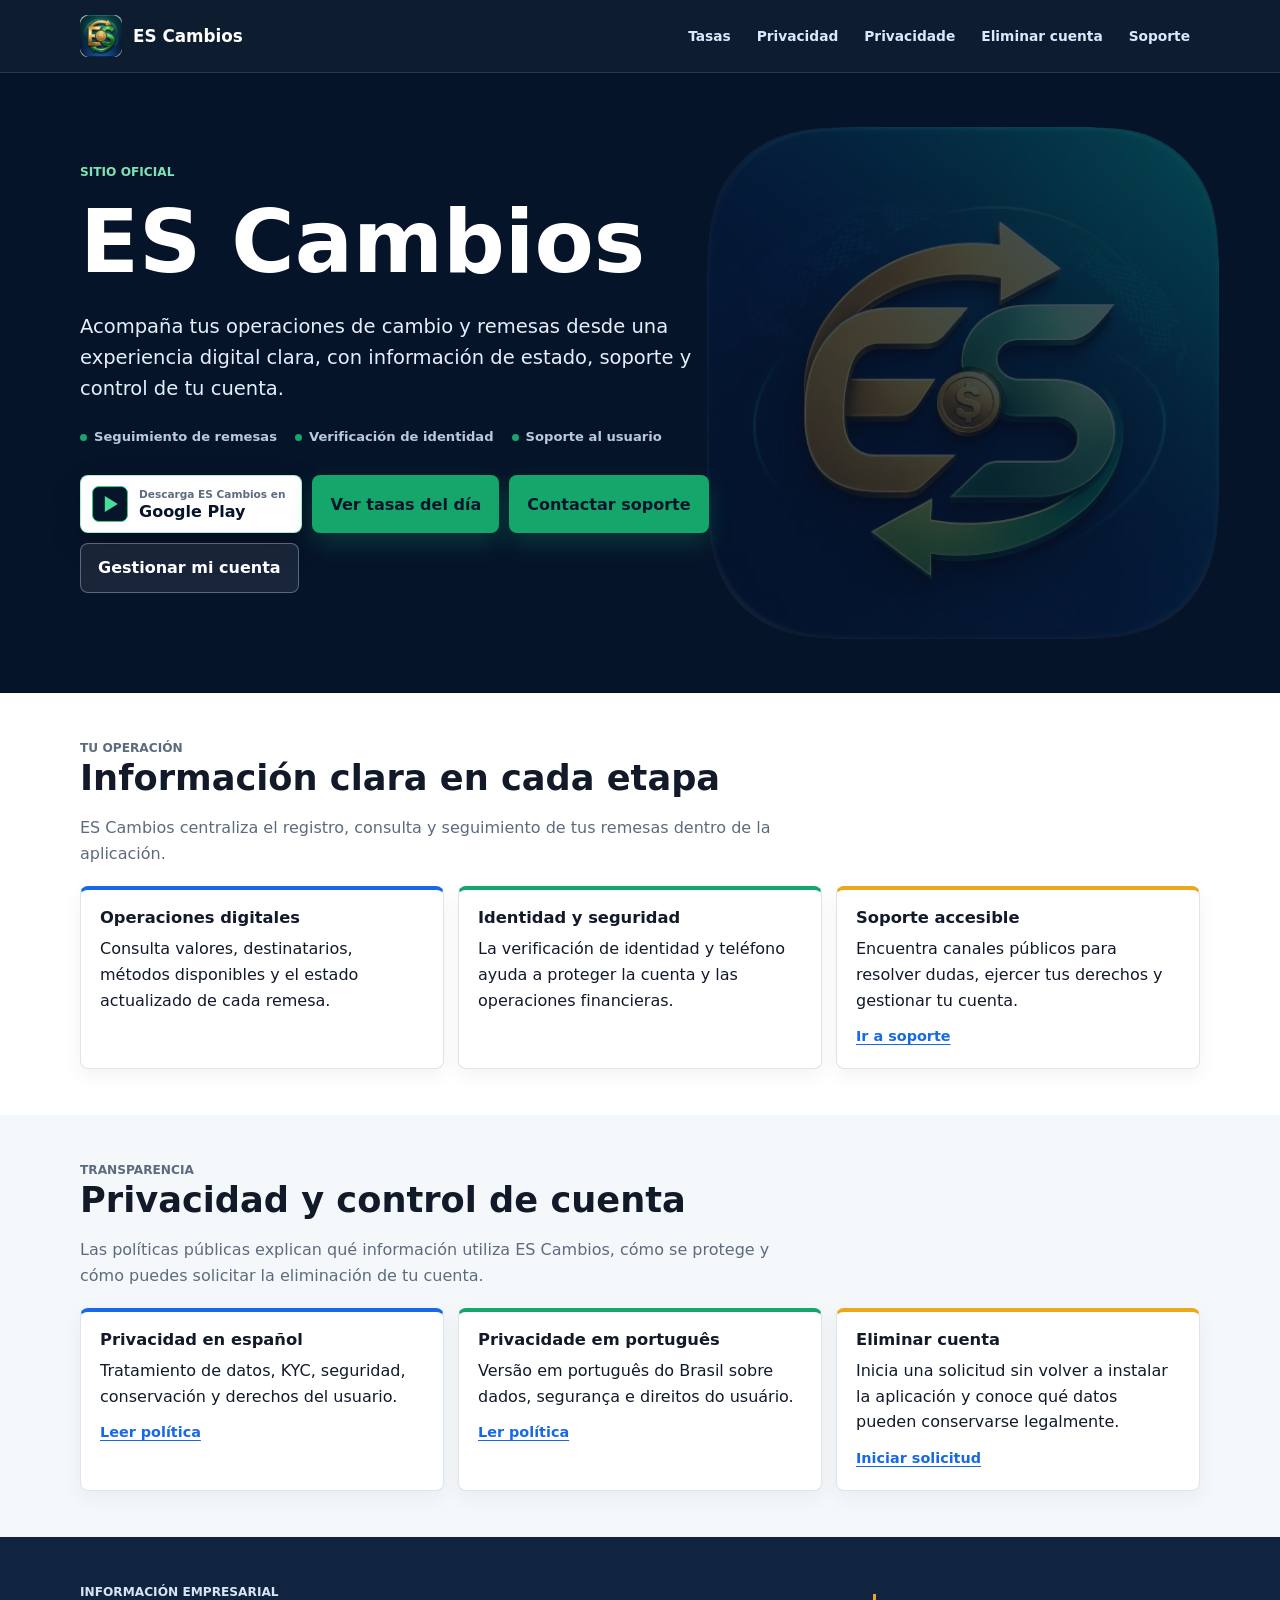
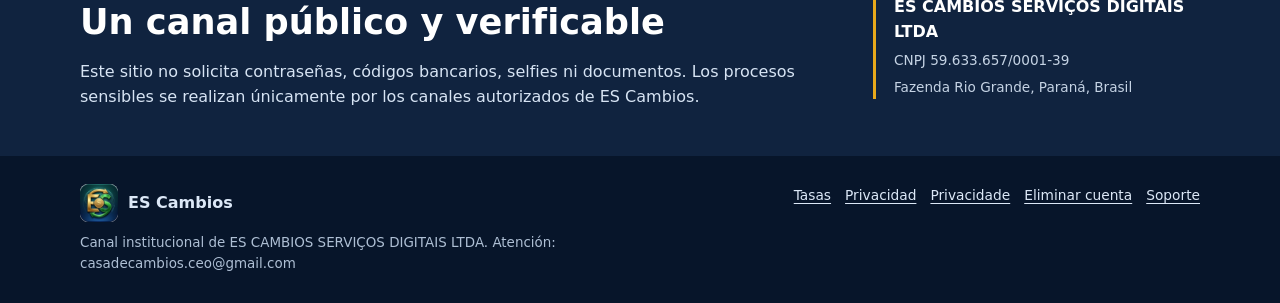
<file: index.html>
<!doctype html>
<html lang="es">
<head>
  <meta charset="utf-8">
  <meta name="viewport" content="width=device-width, initial-scale=1">
  <meta name="theme-color" content="#07152a">
  <meta name="referrer" content="strict-origin-when-cross-origin">
  <meta http-equiv="Content-Security-Policy" content="default-src 'none'; base-uri 'none'; connect-src 'none'; font-src 'self'; form-action 'none'; img-src 'self' data:; manifest-src 'self'; object-src 'none'; script-src 'self' 'sha256-PVNILsgw7/PhUWopOmHd9sXGs/0uFesvEVcizZqvpec='; style-src 'self'; upgrade-insecure-requests">
  <title>ES Cambios | Cambios y remesas</title>
  <meta name="description" content="Sitio oficial de ES Cambios: información institucional, privacidad, soporte y eliminación de cuenta.">
  <link rel="canonical" href="https://es-cambios.com.br/">
  <meta property="og:type" content="website">
  <meta property="og:locale" content="es_419">
  <meta property="og:title" content="ES Cambios | Cambios y remesas">
  <meta property="og:description" content="Información institucional, privacidad, soporte y control de cuenta de ES Cambios.">
  <meta property="og:url" content="https://es-cambios.com.br/">
  <meta property="og:image" content="https://es-cambios.com.br/assets/es-cambios-brand.png">
  <link rel="preload" href="/assets/es-cambios-brand.png" as="image" type="image/png">
  <link rel="icon" href="/assets/es-cambios-app.webp" type="image/webp">
  <link rel="stylesheet" href="/assets/styles.css">
  <script src="/assets/site-safety.js" defer></script>
  <script type="application/ld+json">
    {
      "@context": "https://schema.org",
      "@type": "Organization",
      "name": "ES CAMBIOS SERVIÇOS DIGITAIS LTDA",
      "alternateName": "ES Cambios",
      "url": "https://es-cambios.com.br/",
      "logo": "https://es-cambios.com.br/assets/es-cambios-brand.png",
      "taxID": "59.633.657/0001-39",
      "email": "casadecambios.ceo@gmail.com"
    }
  </script>
</head>
<body>
  <a class="skip-link" href="#contenido">Saltar al contenido</a>
  <header class="site-header">
    <nav class="nav" aria-label="Navegación principal">
      <a class="brand" href="/" aria-current="page">
        <img src="/assets/es-cambios-app.webp" alt="" width="42" height="42">
        <span>ES Cambios</span>
      </a>
      <div class="nav-links">
        <a href="/tasas/">Tasas</a>
        <a href="/privacidad/">Privacidad</a>
        <a href="/privacidade/">Privacidade</a>
        <a href="/excluir-conta/">Eliminar cuenta</a>
        <a href="/soporte/">Soporte</a>
      </div>
    </nav>
  </header>

  <main id="contenido">
    <section class="hero">
      <div class="container">
        <div class="hero-copy">
          <p class="eyebrow">Sitio oficial</p>
          <h1>ES Cambios</h1>
          <p class="lead">Acompaña tus operaciones de cambio y remesas desde una experiencia digital clara, con información de estado, soporte y control de tu cuenta.</p>
          <div class="trust-line" aria-label="Características del servicio">
            <span>Seguimiento de remesas</span>
            <span>Verificación de identidad</span>
            <span>Soporte al usuario</span>
          </div>
          <div class="actions">
            <a class="button google-play" href="https://play.google.com/store/apps/details?id=com.eschangue.escambios" target="_blank" rel="noopener noreferrer external" aria-label="Descargar ES Cambios desde Google Play">
              <span class="google-play-mark" aria-hidden="true"></span>
              <span class="google-play-copy"><small>Descarga ES Cambios en</small><strong>Google Play</strong></span>
            </a>
            <a class="button primary" href="/tasas/">Ver tasas del día</a>
            <a class="button primary" href="/soporte/">Contactar soporte</a>
            <a class="button secondary" href="/excluir-conta/">Gestionar mi cuenta</a>
          </div>
        </div>
      </div>
    </section>

    <section class="section white">
      <div class="container">
        <div class="section-heading">
          <p class="eyebrow">Tu operación</p>
          <h2>Información clara en cada etapa</h2>
          <p>ES Cambios centraliza el registro, consulta y seguimiento de tus remesas dentro de la aplicación.</p>
        </div>
        <div class="grid">
          <article class="card accent-blue">
            <h3>Operaciones digitales</h3>
            <p>Consulta valores, destinatarios, métodos disponibles y el estado actualizado de cada remesa.</p>
          </article>
          <article class="card accent-green">
            <h3>Identidad y seguridad</h3>
            <p>La verificación de identidad y teléfono ayuda a proteger la cuenta y las operaciones financieras.</p>
          </article>
          <article class="card accent-amber">
            <h3>Soporte accesible</h3>
            <p>Encuentra canales públicos para resolver dudas, ejercer tus derechos y gestionar tu cuenta.</p>
            <a class="card-link" href="/soporte/">Ir a soporte</a>
          </article>
        </div>
      </div>
    </section>

    <section class="section">
      <div class="container">
        <div class="section-heading">
          <p class="eyebrow">Transparencia</p>
          <h2>Privacidad y control de cuenta</h2>
          <p>Las políticas públicas explican qué información utiliza ES Cambios, cómo se protege y cómo puedes solicitar la eliminación de tu cuenta.</p>
        </div>
        <div class="grid">
          <article class="card accent-blue">
            <h3>Privacidad en español</h3>
            <p>Tratamiento de datos, KYC, seguridad, conservación y derechos del usuario.</p>
            <a class="card-link" href="/privacidad/">Leer política</a>
          </article>
          <article class="card accent-green">
            <h3>Privacidade em português</h3>
            <p>Versão em português do Brasil sobre dados, segurança e direitos do usuário.</p>
            <a class="card-link" href="/privacidade/">Ler política</a>
          </article>
          <article class="card accent-amber">
            <h3>Eliminar cuenta</h3>
            <p>Inicia una solicitud sin volver a instalar la aplicación y conoce qué datos pueden conservarse legalmente.</p>
            <a class="card-link" href="/excluir-conta/">Iniciar solicitud</a>
          </article>
        </div>
      </div>
    </section>

    <section class="section institutional-band">
      <div class="container institutional-grid">
        <div>
          <p class="eyebrow">Información empresarial</p>
          <h2>Un canal público y verificable</h2>
          <p>Este sitio no solicita contraseñas, códigos bancarios, selfies ni documentos. Los procesos sensibles se realizan únicamente por los canales autorizados de ES Cambios.</p>
        </div>
        <div class="company-data">
          <strong>ES CAMBIOS SERVIÇOS DIGITAIS LTDA</strong>
          <span>CNPJ 59.633.657/0001-39</span>
          <span>Fazenda Rio Grande, Paraná, Brasil</span>
        </div>
      </div>
    </section>
  </main>

  <footer class="site-footer">
    <div class="container footer-grid">
      <div>
        <div class="footer-brand">
          <img src="/assets/es-cambios-app.webp" alt="" width="38" height="38">
          <strong>ES Cambios</strong>
        </div>
        <p>Canal institucional de ES CAMBIOS SERVIÇOS DIGITAIS LTDA. Atención: casadecambios.ceo@gmail.com</p>
      </div>
      <div class="footer-links">
        <a href="/tasas/">Tasas</a>
        <a href="/privacidad/">Privacidad</a>
        <a href="/privacidade/">Privacidade</a>
        <a href="/excluir-conta/">Eliminar cuenta</a>
        <a href="/soporte/">Soporte</a>
      </div>
    </div>
  </footer>
</body>
</html>
</file>
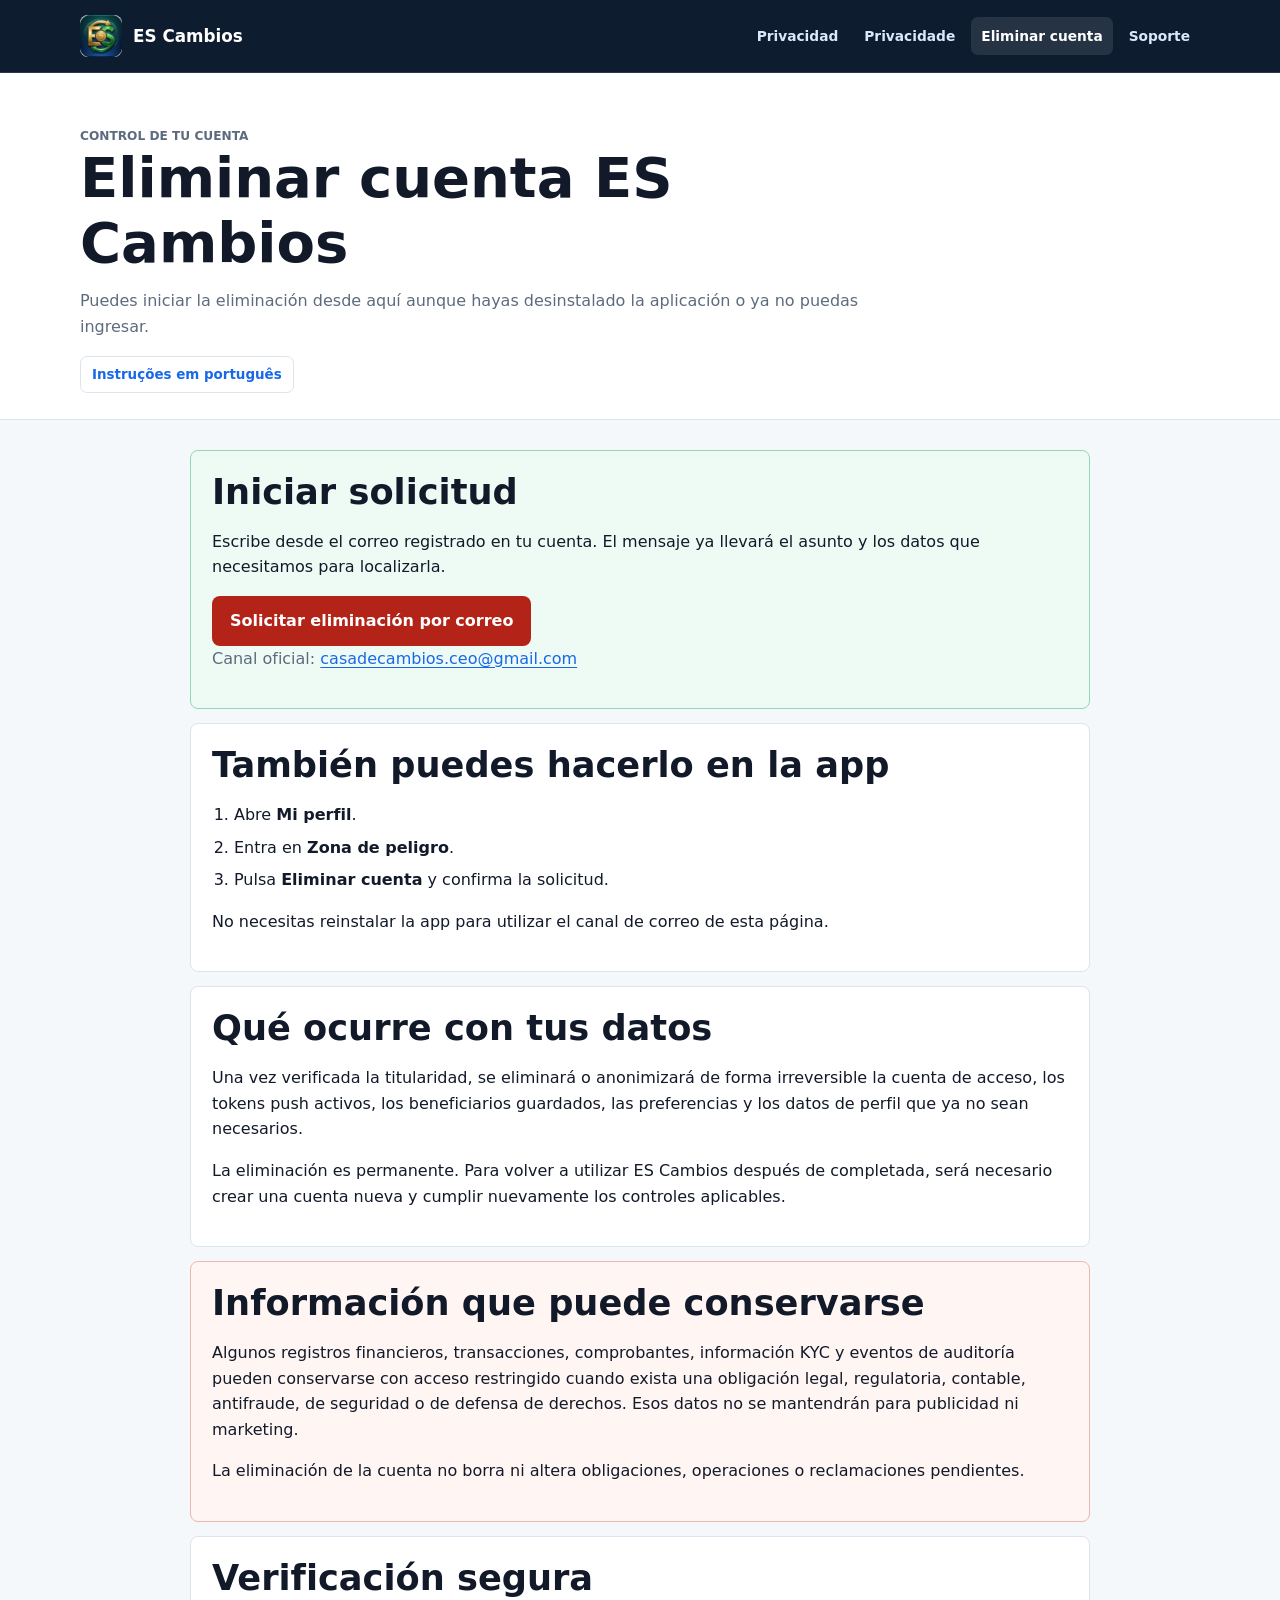
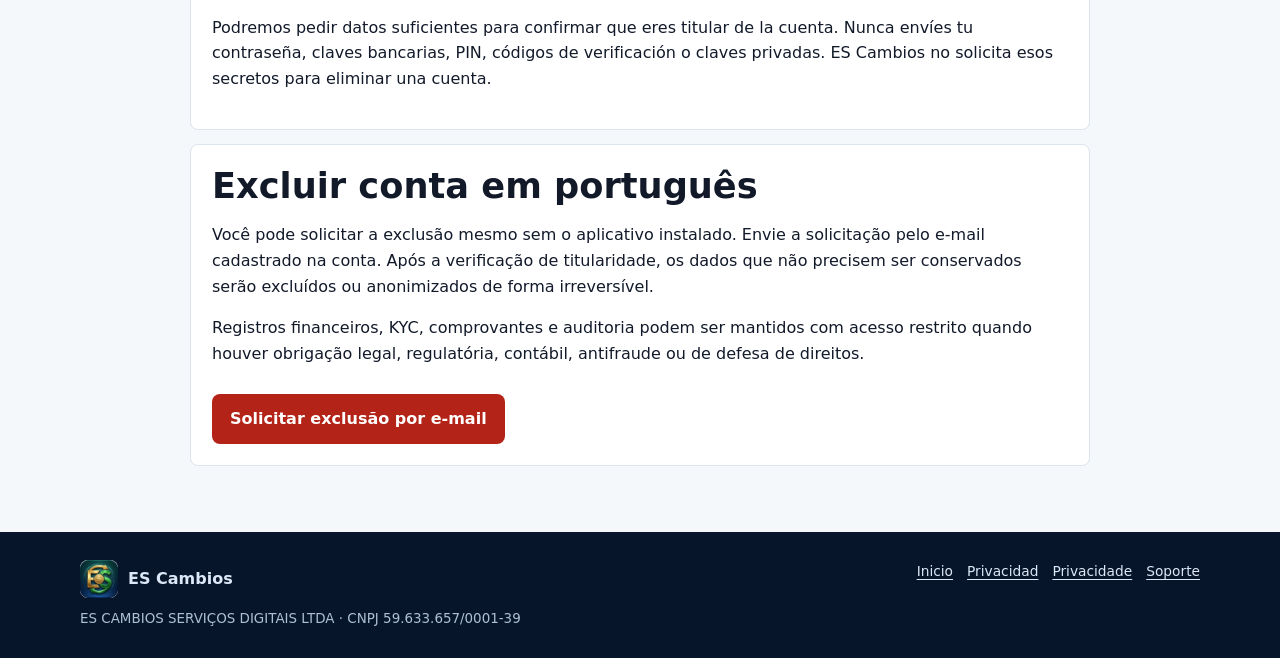
<file: excluir-conta/index.html>
<!doctype html>
<html lang="es">
<head>
  <meta charset="utf-8">
  <meta name="viewport" content="width=device-width, initial-scale=1">
  <meta name="theme-color" content="#07152a">
  <meta name="referrer" content="strict-origin-when-cross-origin">
  <meta http-equiv="Content-Security-Policy" content="default-src 'none'; base-uri 'none'; connect-src 'none'; font-src 'self'; form-action 'none'; img-src 'self' data:; manifest-src 'self'; object-src 'none'; script-src 'self'; style-src 'self'; upgrade-insecure-requests">
  <title>Eliminar cuenta | ES Cambios</title>
  <meta name="description" content="Inicia la eliminación de tu cuenta ES Cambios sin necesidad de reinstalar la aplicación.">
  <link rel="canonical" href="https://es-cambios.com.br/excluir-conta/">
  <meta property="og:type" content="website">
  <meta property="og:title" content="Eliminar cuenta | ES Cambios">
  <meta property="og:description" content="Canal oficial para solicitar la eliminación de una cuenta ES Cambios.">
  <meta property="og:url" content="https://es-cambios.com.br/excluir-conta/">
  <link rel="icon" href="/assets/es-cambios-app.webp" type="image/webp">
  <link rel="stylesheet" href="/assets/styles.css">
  <script src="/assets/site-safety.js" defer></script>
</head>
<body>
  <a class="skip-link" href="#contenido">Saltar al contenido</a>
  <header class="site-header">
    <nav class="nav" aria-label="Navegación principal">
      <a class="brand" href="/"><img src="/assets/es-cambios-app.webp" alt="" width="42" height="42"><span>ES Cambios</span></a>
      <div class="nav-links">
        <a href="/privacidad/">Privacidad</a>
        <a href="/privacidade/">Privacidade</a>
        <a href="/excluir-conta/" aria-current="page">Eliminar cuenta</a>
        <a href="/soporte/">Soporte</a>
      </div>
    </nav>
  </header>

  <main id="contenido">
    <div class="page-title">
      <div class="container">
        <p class="eyebrow">Control de tu cuenta</p>
        <h1>Eliminar cuenta ES Cambios</h1>
        <p>Puedes iniciar la eliminación desde aquí aunque hayas desinstalado la aplicación o ya no puedas ingresar.</p>
        <div class="language-links"><a href="#portugues" lang="pt-BR">Instruções em português</a></div>
      </div>
    </div>

    <div class="content">
      <section class="action-panel">
        <h2>Iniciar solicitud</h2>
        <p>Escribe desde el correo registrado en tu cuenta. El mensaje ya llevará el asunto y los datos que necesitamos para localizarla.</p>
        <div class="actions">
          <a class="button danger-action" href="mailto:casadecambios.ceo@gmail.com?subject=Solicitud%20de%20eliminaci%C3%B3n%20de%20cuenta%20ES%20Cambios&amp;body=Solicito%20la%20eliminaci%C3%B3n%20de%20mi%20cuenta%20ES%20Cambios.%0A%0ANombre%20completo%3A%20%0ACorreo%20registrado%3A%20%0APa%C3%ADs%3A%20%0ATel%C3%A9fono%20registrado%3A%20%0A%0AConfirmo%20que%20soy%20titular%20de%20la%20cuenta.">Solicitar eliminación por correo</a>
        </div>
        <p class="muted">Canal oficial: <a href="mailto:casadecambios.ceo@gmail.com">casadecambios.ceo@gmail.com</a></p>
      </section>

      <section>
        <h2>También puedes hacerlo en la app</h2>
        <ol>
          <li>Abre <strong>Mi perfil</strong>.</li>
          <li>Entra en <strong>Zona de peligro</strong>.</li>
          <li>Pulsa <strong>Eliminar cuenta</strong> y confirma la solicitud.</li>
        </ol>
        <p>No necesitas reinstalar la app para utilizar el canal de correo de esta página.</p>
      </section>

      <section>
        <h2>Qué ocurre con tus datos</h2>
        <p>Una vez verificada la titularidad, se eliminará o anonimizará de forma irreversible la cuenta de acceso, los tokens push activos, los beneficiarios guardados, las preferencias y los datos de perfil que ya no sean necesarios.</p>
        <p>La eliminación es permanente. Para volver a utilizar ES Cambios después de completada, será necesario crear una cuenta nueva y cumplir nuevamente los controles aplicables.</p>
      </section>

      <section class="danger">
        <h2>Información que puede conservarse</h2>
        <p>Algunos registros financieros, transacciones, comprobantes, información KYC y eventos de auditoría pueden conservarse con acceso restringido cuando exista una obligación legal, regulatoria, contable, antifraude, de seguridad o de defensa de derechos. Esos datos no se mantendrán para publicidad ni marketing.</p>
        <p>La eliminación de la cuenta no borra ni altera obligaciones, operaciones o reclamaciones pendientes.</p>
      </section>

      <section>
        <h2>Verificación segura</h2>
        <p>Podremos pedir datos suficientes para confirmar que eres titular de la cuenta. Nunca envíes tu contraseña, claves bancarias, PIN, códigos de verificación o claves privadas. ES Cambios no solicita esos secretos para eliminar una cuenta.</p>
      </section>

      <section id="portugues" lang="pt-BR">
        <h2>Excluir conta em português</h2>
        <p>Você pode solicitar a exclusão mesmo sem o aplicativo instalado. Envie a solicitação pelo e-mail cadastrado na conta. Após a verificação de titularidade, os dados que não precisem ser conservados serão excluídos ou anonimizados de forma irreversível.</p>
        <p>Registros financeiros, KYC, comprovantes e auditoria podem ser mantidos com acesso restrito quando houver obrigação legal, regulatória, contábil, antifraude ou de defesa de direitos.</p>
        <div class="actions">
          <a class="button danger-action" href="mailto:casadecambios.ceo@gmail.com?subject=Solicita%C3%A7%C3%A3o%20de%20exclus%C3%A3o%20de%20conta%20ES%20Cambios&amp;body=Solicito%20a%20exclus%C3%A3o%20da%20minha%20conta%20ES%20Cambios.%0A%0ANome%20completo%3A%20%0AE-mail%20cadastrado%3A%20%0APa%C3%ADs%3A%20%0ATelefone%20cadastrado%3A%20%0A%0AConfirmo%20que%20sou%20titular%20da%20conta.">Solicitar exclusão por e-mail</a>
        </div>
      </section>
    </div>
  </main>

  <footer class="site-footer">
    <div class="container footer-grid">
      <div>
        <div class="footer-brand"><img src="/assets/es-cambios-app.webp" alt="" width="38" height="38"><strong>ES Cambios</strong></div>
        <p>ES CAMBIOS SERVIÇOS DIGITAIS LTDA · CNPJ 59.633.657/0001-39</p>
      </div>
      <div class="footer-links"><a href="/">Inicio</a><a href="/privacidad/">Privacidad</a><a href="/privacidade/">Privacidade</a><a href="/soporte/">Soporte</a></div>
    </div>
  </footer>
</body>
</html>
</file>
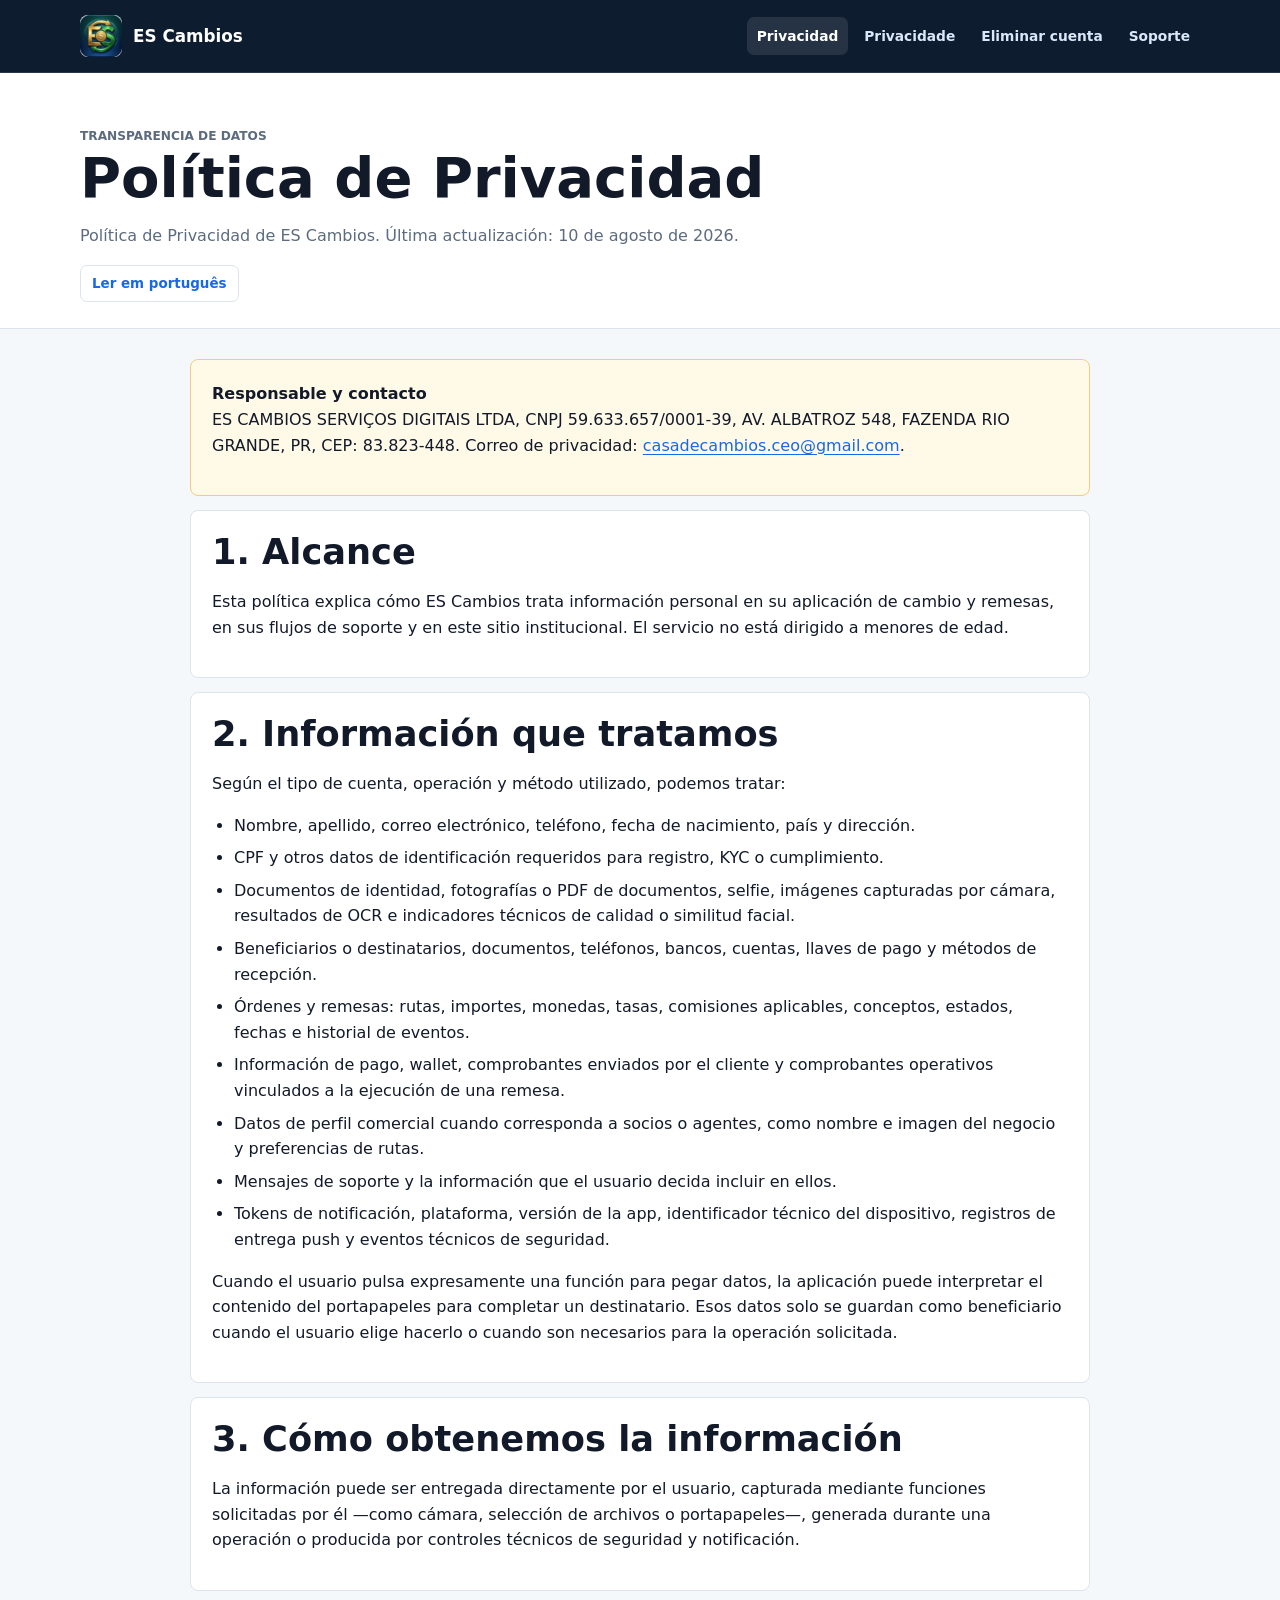
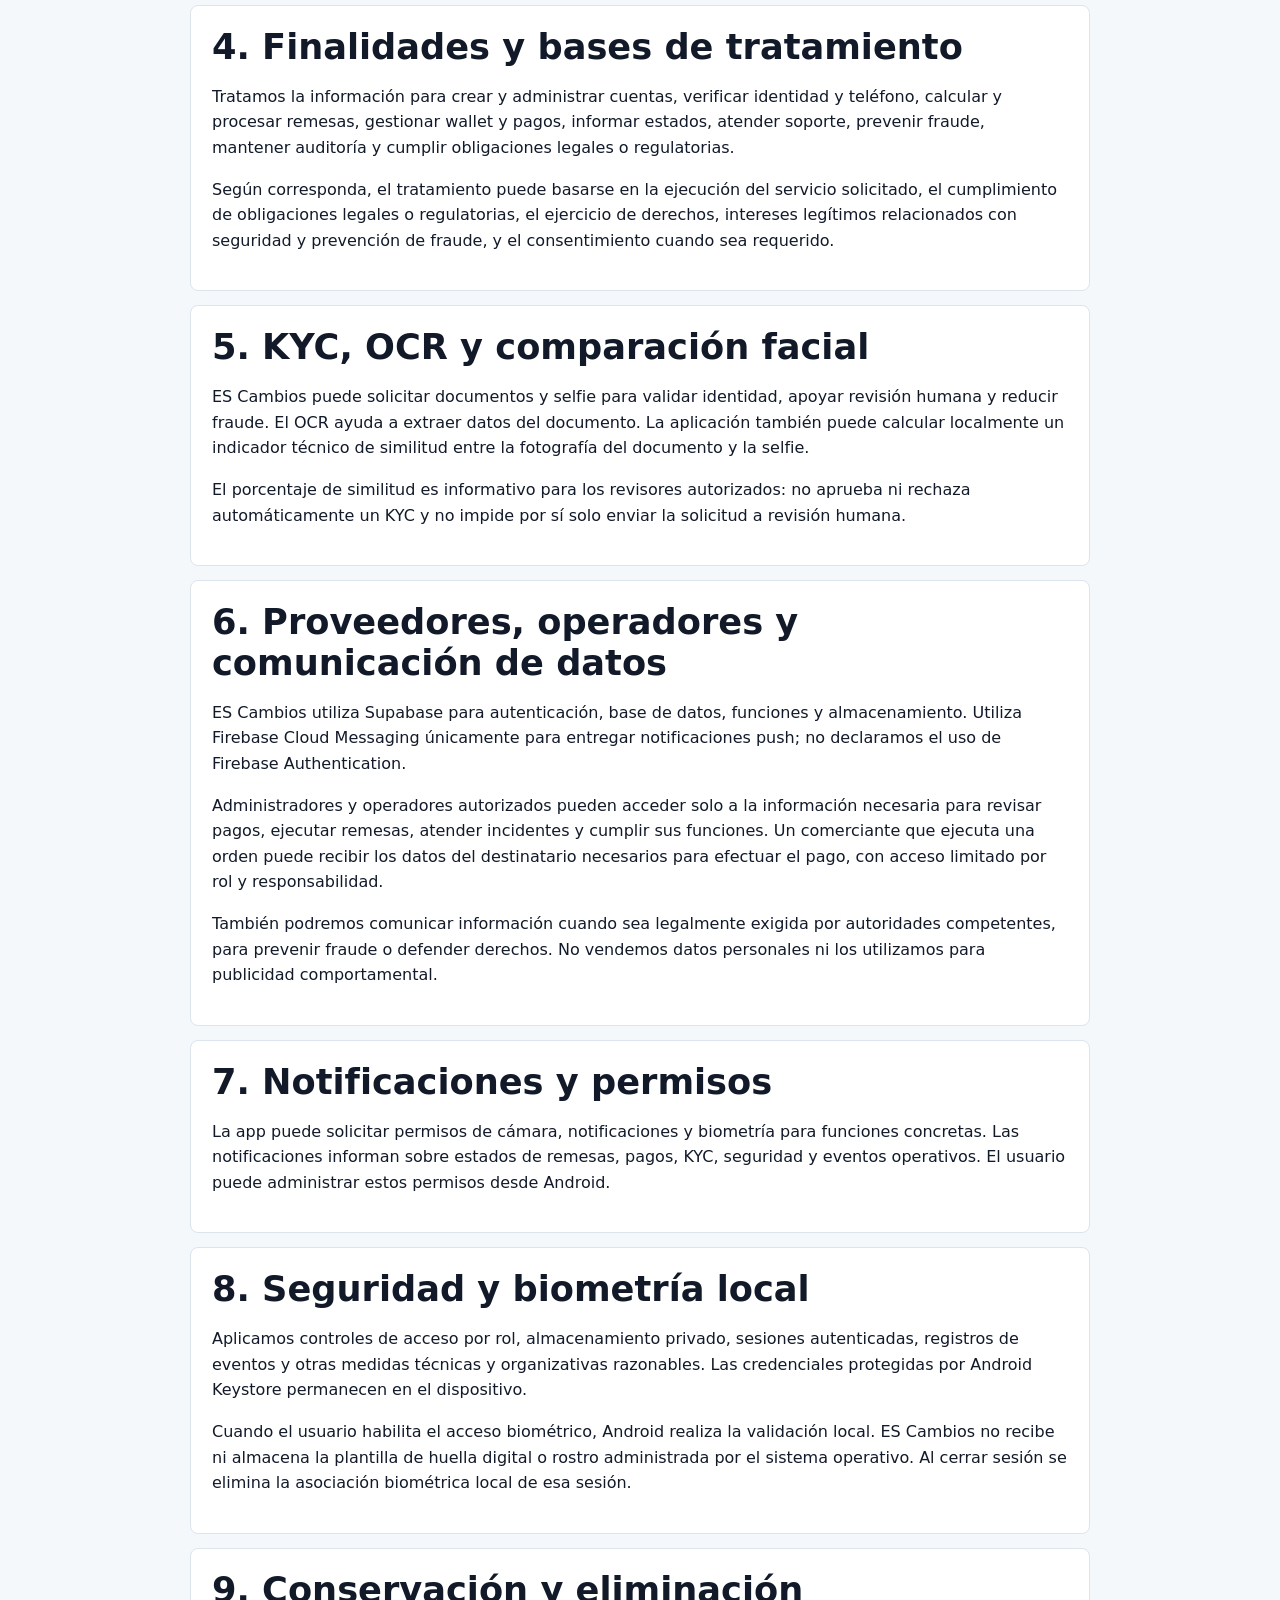
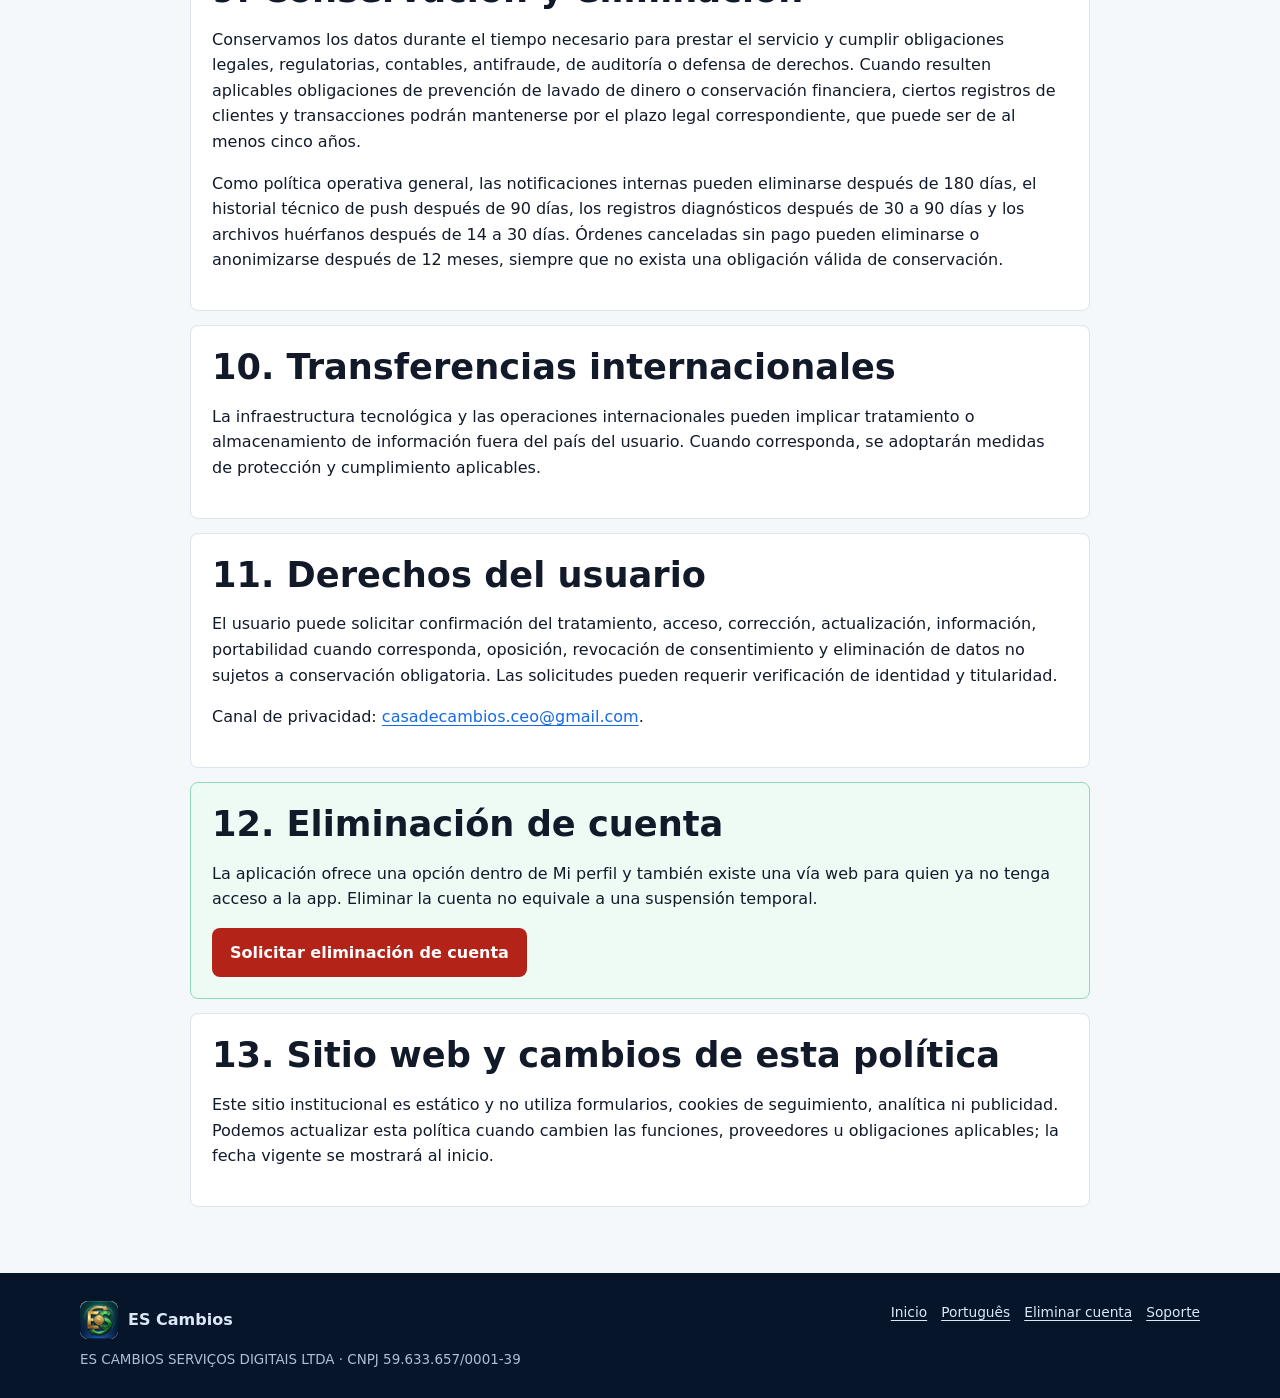
<file: privacidad/index.html>
<!doctype html>
<html lang="es">
<head>
  <meta charset="utf-8">
  <meta name="viewport" content="width=device-width, initial-scale=1">
  <meta name="theme-color" content="#07152a">
  <meta name="referrer" content="strict-origin-when-cross-origin">
  <meta http-equiv="Content-Security-Policy" content="default-src 'none'; base-uri 'none'; connect-src 'none'; font-src 'self'; form-action 'none'; img-src 'self' data:; manifest-src 'self'; object-src 'none'; script-src 'self'; style-src 'self'; upgrade-insecure-requests">
  <title>Política de Privacidad | ES Cambios</title>
  <meta name="description" content="Política de Privacidad de ES Cambios para usuarios de la aplicación.">
  <link rel="canonical" href="https://es-cambios.com.br/privacidad/">
  <link rel="alternate" hreflang="es-419" href="https://es-cambios.com.br/privacidad/">
  <link rel="alternate" hreflang="pt-BR" href="https://es-cambios.com.br/privacidade/">
  <meta property="og:type" content="article">
  <meta property="og:locale" content="es_419">
  <meta property="og:title" content="Política de Privacidad | ES Cambios">
  <meta property="og:description" content="Información sobre datos personales, KYC, seguridad, conservación y derechos del usuario.">
  <meta property="og:url" content="https://es-cambios.com.br/privacidad/">
  <link rel="icon" href="/assets/es-cambios-app.webp" type="image/webp">
  <link rel="stylesheet" href="/assets/styles.css">
  <script src="/assets/site-safety.js" defer></script>
</head>
<body>
  <a class="skip-link" href="#contenido">Saltar al contenido</a>
  <header class="site-header">
    <nav class="nav" aria-label="Navegación principal">
      <a class="brand" href="/"><img src="/assets/es-cambios-app.webp" alt="" width="42" height="42"><span>ES Cambios</span></a>
      <div class="nav-links">
        <a href="/privacidad/" aria-current="page">Privacidad</a>
        <a href="/privacidade/">Privacidade</a>
        <a href="/excluir-conta/">Eliminar cuenta</a>
        <a href="/soporte/">Soporte</a>
      </div>
    </nav>
  </header>

  <main id="contenido">
    <div class="page-title">
      <div class="container">
        <p class="eyebrow">Transparencia de datos</p>
        <h1>Política de Privacidad</h1>
        <p>Política de Privacidad de ES Cambios. Última actualización: 10 de agosto de 2026.</p>
        <div class="language-links"><a href="/privacidade/" lang="pt-BR">Ler em português</a></div>
      </div>
    </div>

    <div class="content">
      <section class="notice">
        <strong>Responsable y contacto</strong>
        <p>ES CAMBIOS SERVIÇOS DIGITAIS LTDA, CNPJ 59.633.657/0001-39, AV. ALBATROZ 548, FAZENDA RIO GRANDE, PR, CEP: 83.823-448. Correo de privacidad: <a href="mailto:casadecambios.ceo@gmail.com">casadecambios.ceo@gmail.com</a>.</p>
      </section>

      <section>
        <h2>1. Alcance</h2>
        <p>Esta política explica cómo ES Cambios trata información personal en su aplicación de cambio y remesas, en sus flujos de soporte y en este sitio institucional. El servicio no está dirigido a menores de edad.</p>
      </section>

      <section>
        <h2>2. Información que tratamos</h2>
        <p>Según el tipo de cuenta, operación y método utilizado, podemos tratar:</p>
        <ul>
          <li>Nombre, apellido, correo electrónico, teléfono, fecha de nacimiento, país y dirección.</li>
          <li>CPF y otros datos de identificación requeridos para registro, KYC o cumplimiento.</li>
          <li>Documentos de identidad, fotografías o PDF de documentos, selfie, imágenes capturadas por cámara, resultados de OCR e indicadores técnicos de calidad o similitud facial.</li>
          <li>Beneficiarios o destinatarios, documentos, teléfonos, bancos, cuentas, llaves de pago y métodos de recepción.</li>
          <li>Órdenes y remesas: rutas, importes, monedas, tasas, comisiones aplicables, conceptos, estados, fechas e historial de eventos.</li>
          <li>Información de pago, wallet, comprobantes enviados por el cliente y comprobantes operativos vinculados a la ejecución de una remesa.</li>
          <li>Datos de perfil comercial cuando corresponda a socios o agentes, como nombre e imagen del negocio y preferencias de rutas.</li>
          <li>Mensajes de soporte y la información que el usuario decida incluir en ellos.</li>
          <li>Tokens de notificación, plataforma, versión de la app, identificador técnico del dispositivo, registros de entrega push y eventos técnicos de seguridad.</li>
        </ul>
        <p>Cuando el usuario pulsa expresamente una función para pegar datos, la aplicación puede interpretar el contenido del portapapeles para completar un destinatario. Esos datos solo se guardan como beneficiario cuando el usuario elige hacerlo o cuando son necesarios para la operación solicitada.</p>
      </section>

      <section>
        <h2>3. Cómo obtenemos la información</h2>
        <p>La información puede ser entregada directamente por el usuario, capturada mediante funciones solicitadas por él —como cámara, selección de archivos o portapapeles—, generada durante una operación o producida por controles técnicos de seguridad y notificación.</p>
      </section>

      <section>
        <h2>4. Finalidades y bases de tratamiento</h2>
        <p>Tratamos la información para crear y administrar cuentas, verificar identidad y teléfono, calcular y procesar remesas, gestionar wallet y pagos, informar estados, atender soporte, prevenir fraude, mantener auditoría y cumplir obligaciones legales o regulatorias.</p>
        <p>Según corresponda, el tratamiento puede basarse en la ejecución del servicio solicitado, el cumplimiento de obligaciones legales o regulatorias, el ejercicio de derechos, intereses legítimos relacionados con seguridad y prevención de fraude, y el consentimiento cuando sea requerido.</p>
      </section>

      <section>
        <h2>5. KYC, OCR y comparación facial</h2>
        <p>ES Cambios puede solicitar documentos y selfie para validar identidad, apoyar revisión humana y reducir fraude. El OCR ayuda a extraer datos del documento. La aplicación también puede calcular localmente un indicador técnico de similitud entre la fotografía del documento y la selfie.</p>
        <p>El porcentaje de similitud es informativo para los revisores autorizados: no aprueba ni rechaza automáticamente un KYC y no impide por sí solo enviar la solicitud a revisión humana.</p>
      </section>

      <section>
        <h2>6. Proveedores, operadores y comunicación de datos</h2>
        <p>ES Cambios utiliza Supabase para autenticación, base de datos, funciones y almacenamiento. Utiliza Firebase Cloud Messaging únicamente para entregar notificaciones push; no declaramos el uso de Firebase Authentication.</p>
        <p>Administradores y operadores autorizados pueden acceder solo a la información necesaria para revisar pagos, ejecutar remesas, atender incidentes y cumplir sus funciones. Un comerciante que ejecuta una orden puede recibir los datos del destinatario necesarios para efectuar el pago, con acceso limitado por rol y responsabilidad.</p>
        <p>También podremos comunicar información cuando sea legalmente exigida por autoridades competentes, para prevenir fraude o defender derechos. No vendemos datos personales ni los utilizamos para publicidad comportamental.</p>
      </section>

      <section>
        <h2>7. Notificaciones y permisos</h2>
        <p>La app puede solicitar permisos de cámara, notificaciones y biometría para funciones concretas. Las notificaciones informan sobre estados de remesas, pagos, KYC, seguridad y eventos operativos. El usuario puede administrar estos permisos desde Android.</p>
      </section>

      <section>
        <h2>8. Seguridad y biometría local</h2>
        <p>Aplicamos controles de acceso por rol, almacenamiento privado, sesiones autenticadas, registros de eventos y otras medidas técnicas y organizativas razonables. Las credenciales protegidas por Android Keystore permanecen en el dispositivo.</p>
        <p>Cuando el usuario habilita el acceso biométrico, Android realiza la validación local. ES Cambios no recibe ni almacena la plantilla de huella digital o rostro administrada por el sistema operativo. Al cerrar sesión se elimina la asociación biométrica local de esa sesión.</p>
      </section>

      <section>
        <h2>9. Conservación y eliminación</h2>
        <p>Conservamos los datos durante el tiempo necesario para prestar el servicio y cumplir obligaciones legales, regulatorias, contables, antifraude, de auditoría o defensa de derechos. Cuando resulten aplicables obligaciones de prevención de lavado de dinero o conservación financiera, ciertos registros de clientes y transacciones podrán mantenerse por el plazo legal correspondiente, que puede ser de al menos cinco años.</p>
        <p>Como política operativa general, las notificaciones internas pueden eliminarse después de 180 días, el historial técnico de push después de 90 días, los registros diagnósticos después de 30 a 90 días y los archivos huérfanos después de 14 a 30 días. Órdenes canceladas sin pago pueden eliminarse o anonimizarse después de 12 meses, siempre que no exista una obligación válida de conservación.</p>
      </section>

      <section>
        <h2>10. Transferencias internacionales</h2>
        <p>La infraestructura tecnológica y las operaciones internacionales pueden implicar tratamiento o almacenamiento de información fuera del país del usuario. Cuando corresponda, se adoptarán medidas de protección y cumplimiento aplicables.</p>
      </section>

      <section>
        <h2>11. Derechos del usuario</h2>
        <p>El usuario puede solicitar confirmación del tratamiento, acceso, corrección, actualización, información, portabilidad cuando corresponda, oposición, revocación de consentimiento y eliminación de datos no sujetos a conservación obligatoria. Las solicitudes pueden requerir verificación de identidad y titularidad.</p>
        <p>Canal de privacidad: <a href="mailto:casadecambios.ceo@gmail.com">casadecambios.ceo@gmail.com</a>.</p>
      </section>

      <section class="action-panel">
        <h2>12. Eliminación de cuenta</h2>
        <p>La aplicación ofrece una opción dentro de Mi perfil y también existe una vía web para quien ya no tenga acceso a la app. Eliminar la cuenta no equivale a una suspensión temporal.</p>
        <div class="actions"><a class="button danger-action" href="/excluir-conta/">Solicitar eliminación de cuenta</a></div>
      </section>

      <section>
        <h2>13. Sitio web y cambios de esta política</h2>
        <p>Este sitio institucional es estático y no utiliza formularios, cookies de seguimiento, analítica ni publicidad. Podemos actualizar esta política cuando cambien las funciones, proveedores u obligaciones aplicables; la fecha vigente se mostrará al inicio.</p>
      </section>
    </div>
  </main>

  <footer class="site-footer">
    <div class="container footer-grid">
      <div>
        <div class="footer-brand"><img src="/assets/es-cambios-app.webp" alt="" width="38" height="38"><strong>ES Cambios</strong></div>
        <p>ES CAMBIOS SERVIÇOS DIGITAIS LTDA · CNPJ 59.633.657/0001-39</p>
      </div>
      <div class="footer-links"><a href="/">Inicio</a><a href="/privacidade/">Português</a><a href="/excluir-conta/">Eliminar cuenta</a><a href="/soporte/">Soporte</a></div>
    </div>
  </footer>
</body>
</html>
</file>
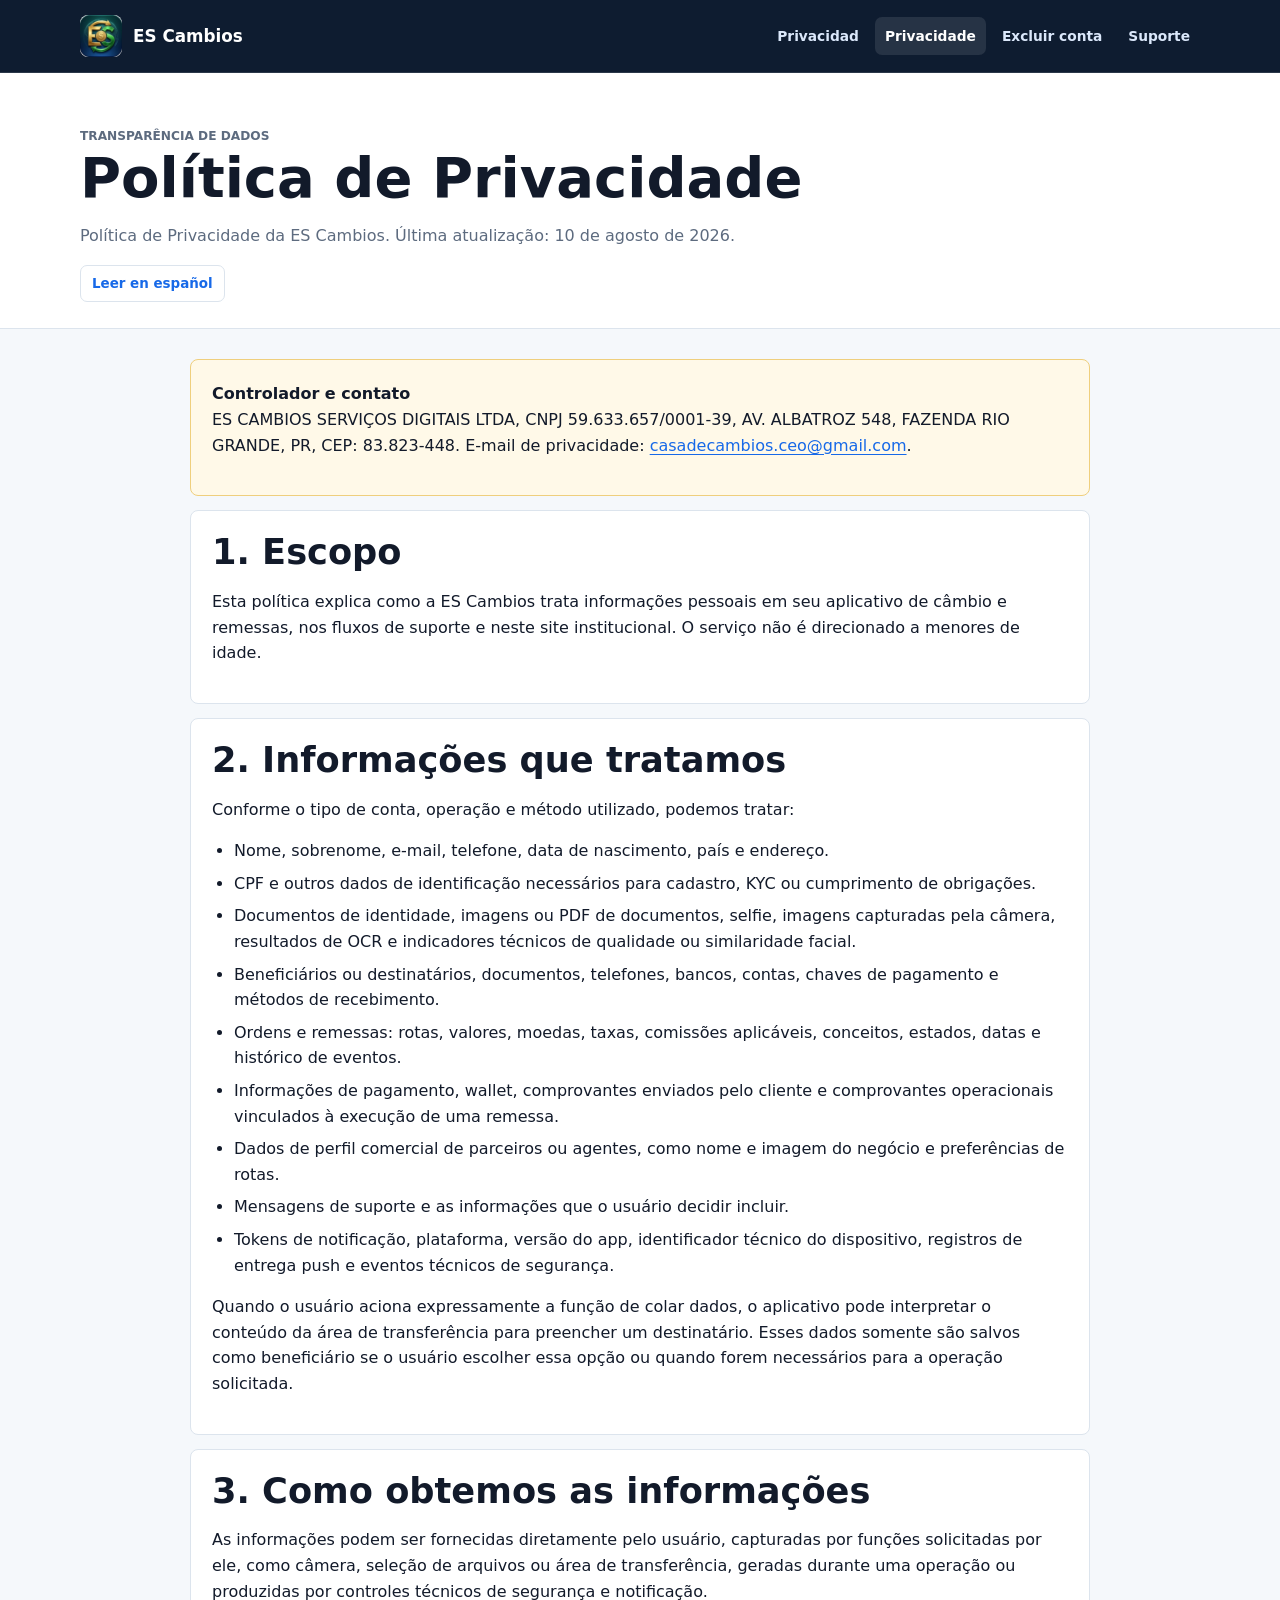
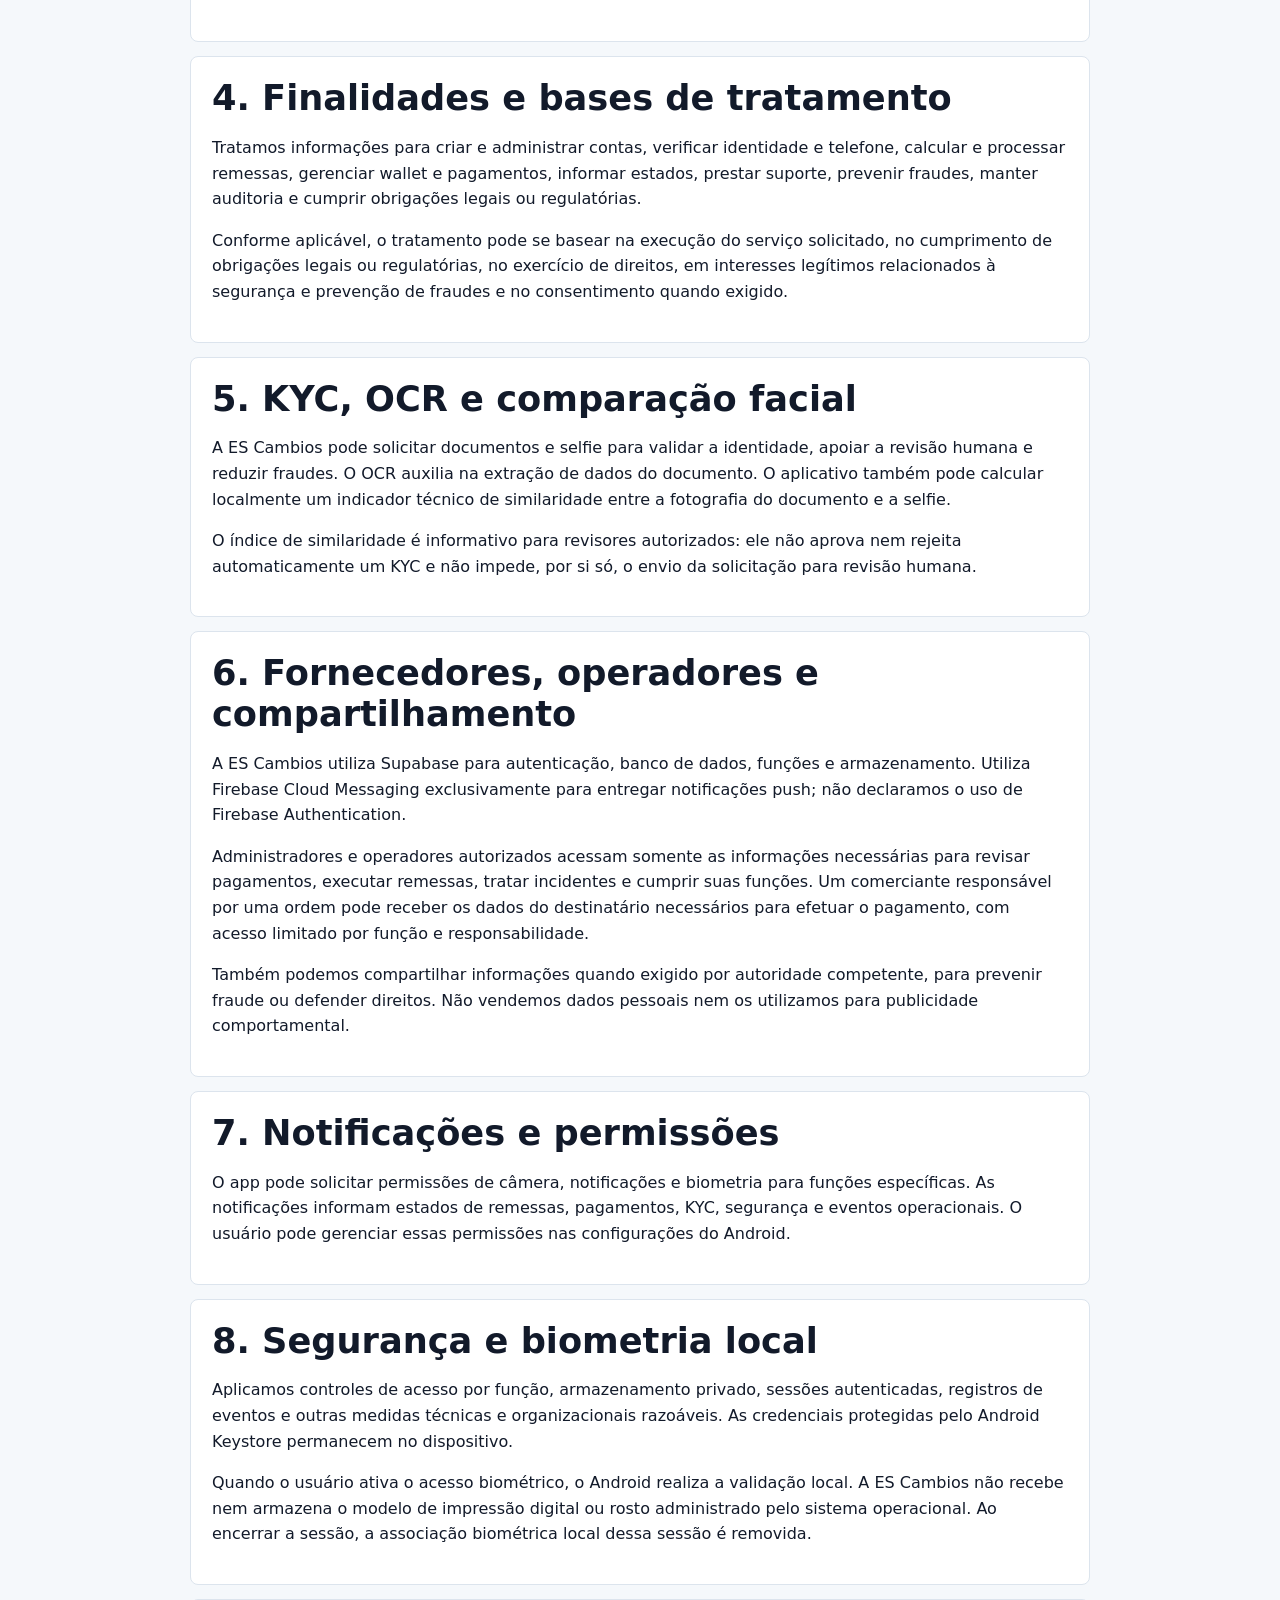
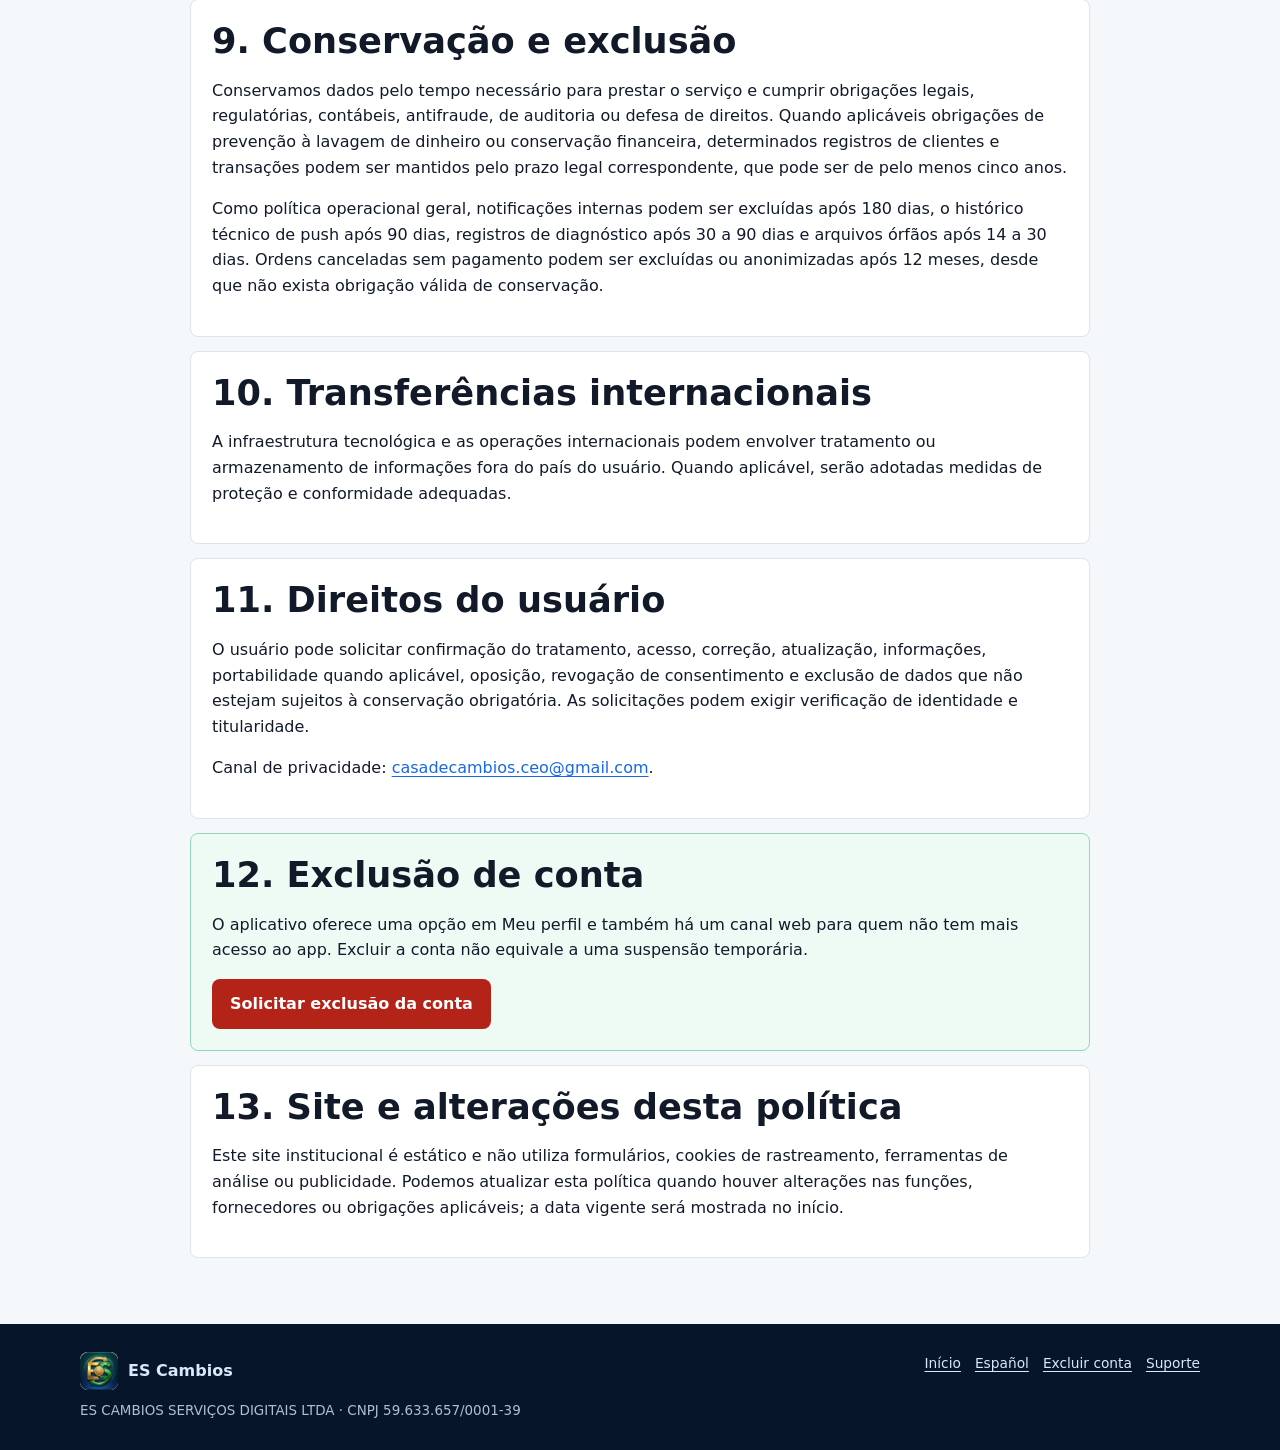
<file: privacidade/index.html>
<!doctype html>
<html lang="pt-BR">
<head>
  <meta charset="utf-8">
  <meta name="viewport" content="width=device-width, initial-scale=1">
  <meta name="theme-color" content="#07152a">
  <meta name="referrer" content="strict-origin-when-cross-origin">
  <meta http-equiv="Content-Security-Policy" content="default-src 'none'; base-uri 'none'; connect-src 'none'; font-src 'self'; form-action 'none'; img-src 'self' data:; manifest-src 'self'; object-src 'none'; script-src 'self'; style-src 'self'; upgrade-insecure-requests">
  <title>Política de Privacidade | ES Cambios</title>
  <meta name="description" content="Política de Privacidade da ES Cambios sobre dados pessoais, KYC, segurança, conservação e direitos do usuário.">
  <link rel="canonical" href="https://es-cambios.com.br/privacidade/">
  <link rel="alternate" hreflang="pt-BR" href="https://es-cambios.com.br/privacidade/">
  <link rel="alternate" hreflang="es-419" href="https://es-cambios.com.br/privacidad/">
  <meta property="og:type" content="article">
  <meta property="og:locale" content="pt_BR">
  <meta property="og:title" content="Política de Privacidade | ES Cambios">
  <meta property="og:description" content="Informações sobre dados pessoais, KYC, segurança, conservação e direitos do usuário.">
  <meta property="og:url" content="https://es-cambios.com.br/privacidade/">
  <link rel="icon" href="/assets/es-cambios-app.webp" type="image/webp">
  <link rel="stylesheet" href="/assets/styles.css">
  <script src="/assets/site-safety.js" defer></script>
</head>
<body>
  <a class="skip-link" href="#conteudo">Pular para o conteúdo</a>
  <header class="site-header">
    <nav class="nav" aria-label="Navegação principal">
      <a class="brand" href="/"><img src="/assets/es-cambios-app.webp" alt="" width="42" height="42"><span>ES Cambios</span></a>
      <div class="nav-links">
        <a href="/privacidad/">Privacidad</a>
        <a href="/privacidade/" aria-current="page">Privacidade</a>
        <a href="/excluir-conta/">Excluir conta</a>
        <a href="/soporte/">Suporte</a>
      </div>
    </nav>
  </header>

  <main id="conteudo">
    <div class="page-title">
      <div class="container">
        <p class="eyebrow">Transparência de dados</p>
        <h1>Política de Privacidade</h1>
        <p>Política de Privacidade da ES Cambios. Última atualização: 10 de agosto de 2026.</p>
        <div class="language-links"><a href="/privacidad/" lang="es-419">Leer en español</a></div>
      </div>
    </div>

    <div class="content">
      <section class="notice">
        <strong>Controlador e contato</strong>
        <p>ES CAMBIOS SERVIÇOS DIGITAIS LTDA, CNPJ 59.633.657/0001-39, AV. ALBATROZ 548, FAZENDA RIO GRANDE, PR, CEP: 83.823-448. E-mail de privacidade: <a href="mailto:casadecambios.ceo@gmail.com">casadecambios.ceo@gmail.com</a>.</p>
      </section>

      <section>
        <h2>1. Escopo</h2>
        <p>Esta política explica como a ES Cambios trata informações pessoais em seu aplicativo de câmbio e remessas, nos fluxos de suporte e neste site institucional. O serviço não é direcionado a menores de idade.</p>
      </section>

      <section>
        <h2>2. Informações que tratamos</h2>
        <p>Conforme o tipo de conta, operação e método utilizado, podemos tratar:</p>
        <ul>
          <li>Nome, sobrenome, e-mail, telefone, data de nascimento, país e endereço.</li>
          <li>CPF e outros dados de identificação necessários para cadastro, KYC ou cumprimento de obrigações.</li>
          <li>Documentos de identidade, imagens ou PDF de documentos, selfie, imagens capturadas pela câmera, resultados de OCR e indicadores técnicos de qualidade ou similaridade facial.</li>
          <li>Beneficiários ou destinatários, documentos, telefones, bancos, contas, chaves de pagamento e métodos de recebimento.</li>
          <li>Ordens e remessas: rotas, valores, moedas, taxas, comissões aplicáveis, conceitos, estados, datas e histórico de eventos.</li>
          <li>Informações de pagamento, wallet, comprovantes enviados pelo cliente e comprovantes operacionais vinculados à execução de uma remessa.</li>
          <li>Dados de perfil comercial de parceiros ou agentes, como nome e imagem do negócio e preferências de rotas.</li>
          <li>Mensagens de suporte e as informações que o usuário decidir incluir.</li>
          <li>Tokens de notificação, plataforma, versão do app, identificador técnico do dispositivo, registros de entrega push e eventos técnicos de segurança.</li>
        </ul>
        <p>Quando o usuário aciona expressamente a função de colar dados, o aplicativo pode interpretar o conteúdo da área de transferência para preencher um destinatário. Esses dados somente são salvos como beneficiário se o usuário escolher essa opção ou quando forem necessários para a operação solicitada.</p>
      </section>

      <section>
        <h2>3. Como obtemos as informações</h2>
        <p>As informações podem ser fornecidas diretamente pelo usuário, capturadas por funções solicitadas por ele, como câmera, seleção de arquivos ou área de transferência, geradas durante uma operação ou produzidas por controles técnicos de segurança e notificação.</p>
      </section>

      <section>
        <h2>4. Finalidades e bases de tratamento</h2>
        <p>Tratamos informações para criar e administrar contas, verificar identidade e telefone, calcular e processar remessas, gerenciar wallet e pagamentos, informar estados, prestar suporte, prevenir fraudes, manter auditoria e cumprir obrigações legais ou regulatórias.</p>
        <p>Conforme aplicável, o tratamento pode se basear na execução do serviço solicitado, no cumprimento de obrigações legais ou regulatórias, no exercício de direitos, em interesses legítimos relacionados à segurança e prevenção de fraudes e no consentimento quando exigido.</p>
      </section>

      <section>
        <h2>5. KYC, OCR e comparação facial</h2>
        <p>A ES Cambios pode solicitar documentos e selfie para validar a identidade, apoiar a revisão humana e reduzir fraudes. O OCR auxilia na extração de dados do documento. O aplicativo também pode calcular localmente um indicador técnico de similaridade entre a fotografia do documento e a selfie.</p>
        <p>O índice de similaridade é informativo para revisores autorizados: ele não aprova nem rejeita automaticamente um KYC e não impede, por si só, o envio da solicitação para revisão humana.</p>
      </section>

      <section>
        <h2>6. Fornecedores, operadores e compartilhamento</h2>
        <p>A ES Cambios utiliza Supabase para autenticação, banco de dados, funções e armazenamento. Utiliza Firebase Cloud Messaging exclusivamente para entregar notificações push; não declaramos o uso de Firebase Authentication.</p>
        <p>Administradores e operadores autorizados acessam somente as informações necessárias para revisar pagamentos, executar remessas, tratar incidentes e cumprir suas funções. Um comerciante responsável por uma ordem pode receber os dados do destinatário necessários para efetuar o pagamento, com acesso limitado por função e responsabilidade.</p>
        <p>Também podemos compartilhar informações quando exigido por autoridade competente, para prevenir fraude ou defender direitos. Não vendemos dados pessoais nem os utilizamos para publicidade comportamental.</p>
      </section>

      <section>
        <h2>7. Notificações e permissões</h2>
        <p>O app pode solicitar permissões de câmera, notificações e biometria para funções específicas. As notificações informam estados de remessas, pagamentos, KYC, segurança e eventos operacionais. O usuário pode gerenciar essas permissões nas configurações do Android.</p>
      </section>

      <section>
        <h2>8. Segurança e biometria local</h2>
        <p>Aplicamos controles de acesso por função, armazenamento privado, sessões autenticadas, registros de eventos e outras medidas técnicas e organizacionais razoáveis. As credenciais protegidas pelo Android Keystore permanecem no dispositivo.</p>
        <p>Quando o usuário ativa o acesso biométrico, o Android realiza a validação local. A ES Cambios não recebe nem armazena o modelo de impressão digital ou rosto administrado pelo sistema operacional. Ao encerrar a sessão, a associação biométrica local dessa sessão é removida.</p>
      </section>

      <section>
        <h2>9. Conservação e exclusão</h2>
        <p>Conservamos dados pelo tempo necessário para prestar o serviço e cumprir obrigações legais, regulatórias, contábeis, antifraude, de auditoria ou defesa de direitos. Quando aplicáveis obrigações de prevenção à lavagem de dinheiro ou conservação financeira, determinados registros de clientes e transações podem ser mantidos pelo prazo legal correspondente, que pode ser de pelo menos cinco anos.</p>
        <p>Como política operacional geral, notificações internas podem ser excluídas após 180 dias, o histórico técnico de push após 90 dias, registros de diagnóstico após 30 a 90 dias e arquivos órfãos após 14 a 30 dias. Ordens canceladas sem pagamento podem ser excluídas ou anonimizadas após 12 meses, desde que não exista obrigação válida de conservação.</p>
      </section>

      <section>
        <h2>10. Transferências internacionais</h2>
        <p>A infraestrutura tecnológica e as operações internacionais podem envolver tratamento ou armazenamento de informações fora do país do usuário. Quando aplicável, serão adotadas medidas de proteção e conformidade adequadas.</p>
      </section>

      <section>
        <h2>11. Direitos do usuário</h2>
        <p>O usuário pode solicitar confirmação do tratamento, acesso, correção, atualização, informações, portabilidade quando aplicável, oposição, revogação de consentimento e exclusão de dados que não estejam sujeitos à conservação obrigatória. As solicitações podem exigir verificação de identidade e titularidade.</p>
        <p>Canal de privacidade: <a href="mailto:casadecambios.ceo@gmail.com">casadecambios.ceo@gmail.com</a>.</p>
      </section>

      <section class="action-panel">
        <h2>12. Exclusão de conta</h2>
        <p>O aplicativo oferece uma opção em Meu perfil e também há um canal web para quem não tem mais acesso ao app. Excluir a conta não equivale a uma suspensão temporária.</p>
        <div class="actions"><a class="button danger-action" href="/excluir-conta/">Solicitar exclusão da conta</a></div>
      </section>

      <section>
        <h2>13. Site e alterações desta política</h2>
        <p>Este site institucional é estático e não utiliza formulários, cookies de rastreamento, ferramentas de análise ou publicidade. Podemos atualizar esta política quando houver alterações nas funções, fornecedores ou obrigações aplicáveis; a data vigente será mostrada no início.</p>
      </section>
    </div>
  </main>

  <footer class="site-footer">
    <div class="container footer-grid">
      <div>
        <div class="footer-brand"><img src="/assets/es-cambios-app.webp" alt="" width="38" height="38"><strong>ES Cambios</strong></div>
        <p>ES CAMBIOS SERVIÇOS DIGITAIS LTDA · CNPJ 59.633.657/0001-39</p>
      </div>
      <div class="footer-links"><a href="/">Início</a><a href="/privacidad/">Español</a><a href="/excluir-conta/">Excluir conta</a><a href="/soporte/">Suporte</a></div>
    </div>
  </footer>
</body>
</html>
</file>
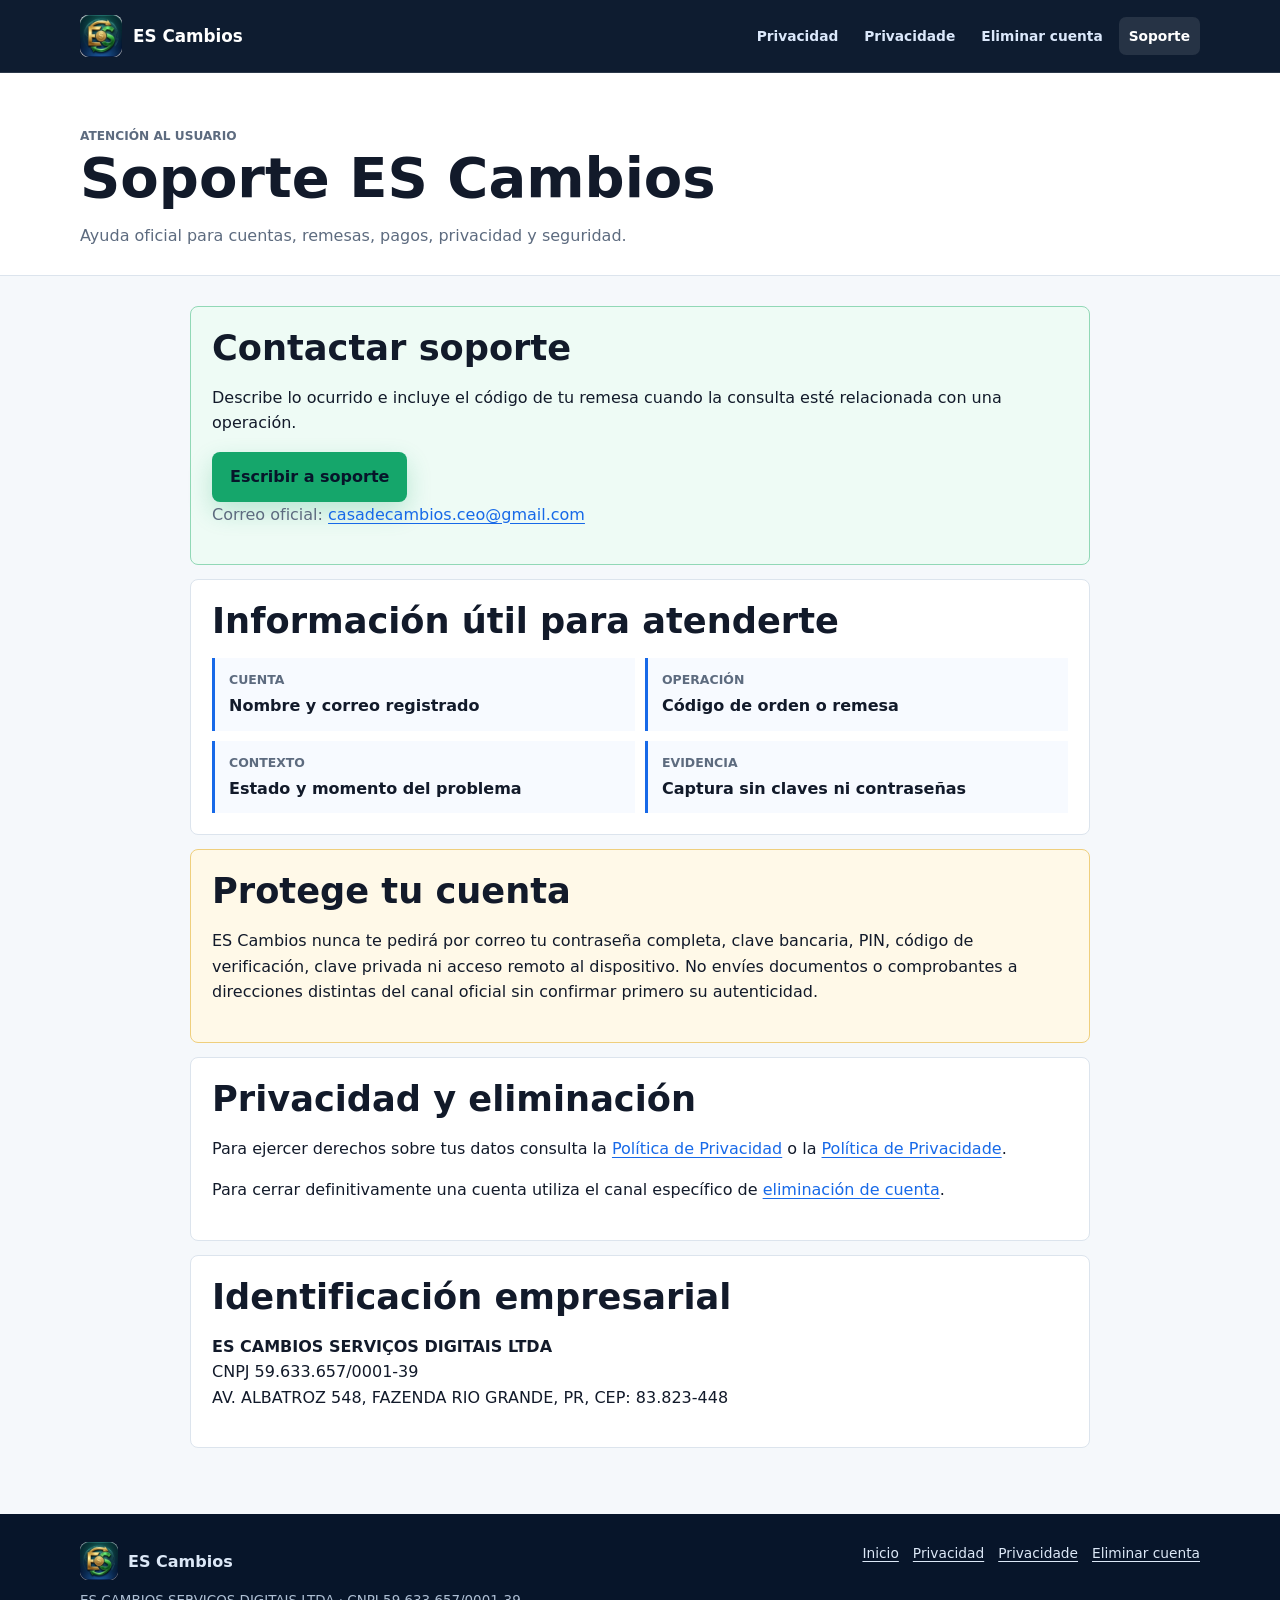
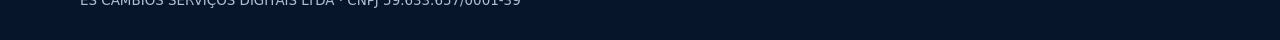
<file: soporte/index.html>
<!doctype html>
<html lang="es">
<head>
  <meta charset="utf-8">
  <meta name="viewport" content="width=device-width, initial-scale=1">
  <meta name="theme-color" content="#07152a">
  <meta name="referrer" content="strict-origin-when-cross-origin">
  <meta http-equiv="Content-Security-Policy" content="default-src 'none'; base-uri 'none'; connect-src 'none'; font-src 'self'; form-action 'none'; img-src 'self' data:; manifest-src 'self'; object-src 'none'; script-src 'self'; style-src 'self'; upgrade-insecure-requests">
  <title>Soporte | ES Cambios</title>
  <meta name="description" content="Canal oficial de soporte para cuentas, remesas, pagos, privacidad y seguridad de ES Cambios.">
  <link rel="canonical" href="https://es-cambios.com.br/soporte/">
  <meta property="og:type" content="website">
  <meta property="og:title" content="Soporte | ES Cambios">
  <meta property="og:description" content="Canal oficial de atención para usuarios de ES Cambios.">
  <meta property="og:url" content="https://es-cambios.com.br/soporte/">
  <link rel="icon" href="/assets/es-cambios-app.webp" type="image/webp">
  <link rel="stylesheet" href="/assets/styles.css">
  <script src="/assets/site-safety.js" defer></script>
</head>
<body>
  <a class="skip-link" href="#contenido">Saltar al contenido</a>
  <header class="site-header">
    <nav class="nav" aria-label="Navegación principal">
      <a class="brand" href="/"><img src="/assets/es-cambios-app.webp" alt="" width="42" height="42"><span>ES Cambios</span></a>
      <div class="nav-links">
        <a href="/privacidad/">Privacidad</a>
        <a href="/privacidade/">Privacidade</a>
        <a href="/excluir-conta/">Eliminar cuenta</a>
        <a href="/soporte/" aria-current="page">Soporte</a>
      </div>
    </nav>
  </header>

  <main id="contenido">
    <div class="page-title">
      <div class="container">
        <p class="eyebrow">Atención al usuario</p>
        <h1>Soporte ES Cambios</h1>
        <p>Ayuda oficial para cuentas, remesas, pagos, privacidad y seguridad.</p>
      </div>
    </div>

    <div class="content">
      <section class="action-panel">
        <h2>Contactar soporte</h2>
        <p>Describe lo ocurrido e incluye el código de tu remesa cuando la consulta esté relacionada con una operación.</p>
        <div class="actions">
          <a class="button primary" href="mailto:casadecambios.ceo@gmail.com?subject=Soporte%20ES%20Cambios&amp;body=Nombre%20completo%3A%20%0ACorreo%20registrado%3A%20%0AC%C3%B3digo%20de%20remesa%20%28si%20aplica%29%3A%20%0ADescripci%C3%B3n%3A%20">Escribir a soporte</a>
        </div>
        <p class="muted">Correo oficial: <a href="mailto:casadecambios.ceo@gmail.com">casadecambios.ceo@gmail.com</a></p>
      </section>

      <section>
        <h2>Información útil para atenderte</h2>
        <div class="meta-list">
          <div class="meta-item"><span>Cuenta</span><strong>Nombre y correo registrado</strong></div>
          <div class="meta-item"><span>Operación</span><strong>Código de orden o remesa</strong></div>
          <div class="meta-item"><span>Contexto</span><strong>Estado y momento del problema</strong></div>
          <div class="meta-item"><span>Evidencia</span><strong>Captura sin claves ni contraseñas</strong></div>
        </div>
      </section>

      <section class="notice">
        <h2>Protege tu cuenta</h2>
        <p>ES Cambios nunca te pedirá por correo tu contraseña completa, clave bancaria, PIN, código de verificación, clave privada ni acceso remoto al dispositivo. No envíes documentos o comprobantes a direcciones distintas del canal oficial sin confirmar primero su autenticidad.</p>
      </section>

      <section>
        <h2>Privacidad y eliminación</h2>
        <p>Para ejercer derechos sobre tus datos consulta la <a href="/privacidad/">Política de Privacidad</a> o la <a href="/privacidade/" lang="pt-BR">Política de Privacidade</a>.</p>
        <p>Para cerrar definitivamente una cuenta utiliza el canal específico de <a href="/excluir-conta/">eliminación de cuenta</a>.</p>
      </section>

      <section>
        <h2>Identificación empresarial</h2>
        <p><strong>ES CAMBIOS SERVIÇOS DIGITAIS LTDA</strong><br>CNPJ 59.633.657/0001-39<br>AV. ALBATROZ 548, FAZENDA RIO GRANDE, PR, CEP: 83.823-448</p>
      </section>
    </div>
  </main>

  <footer class="site-footer">
    <div class="container footer-grid">
      <div>
        <div class="footer-brand"><img src="/assets/es-cambios-app.webp" alt="" width="38" height="38"><strong>ES Cambios</strong></div>
        <p>ES CAMBIOS SERVIÇOS DIGITAIS LTDA · CNPJ 59.633.657/0001-39</p>
      </div>
      <div class="footer-links"><a href="/">Inicio</a><a href="/privacidad/">Privacidad</a><a href="/privacidade/">Privacidade</a><a href="/excluir-conta/">Eliminar cuenta</a></div>
    </div>
  </footer>
</body>
</html>
</file>
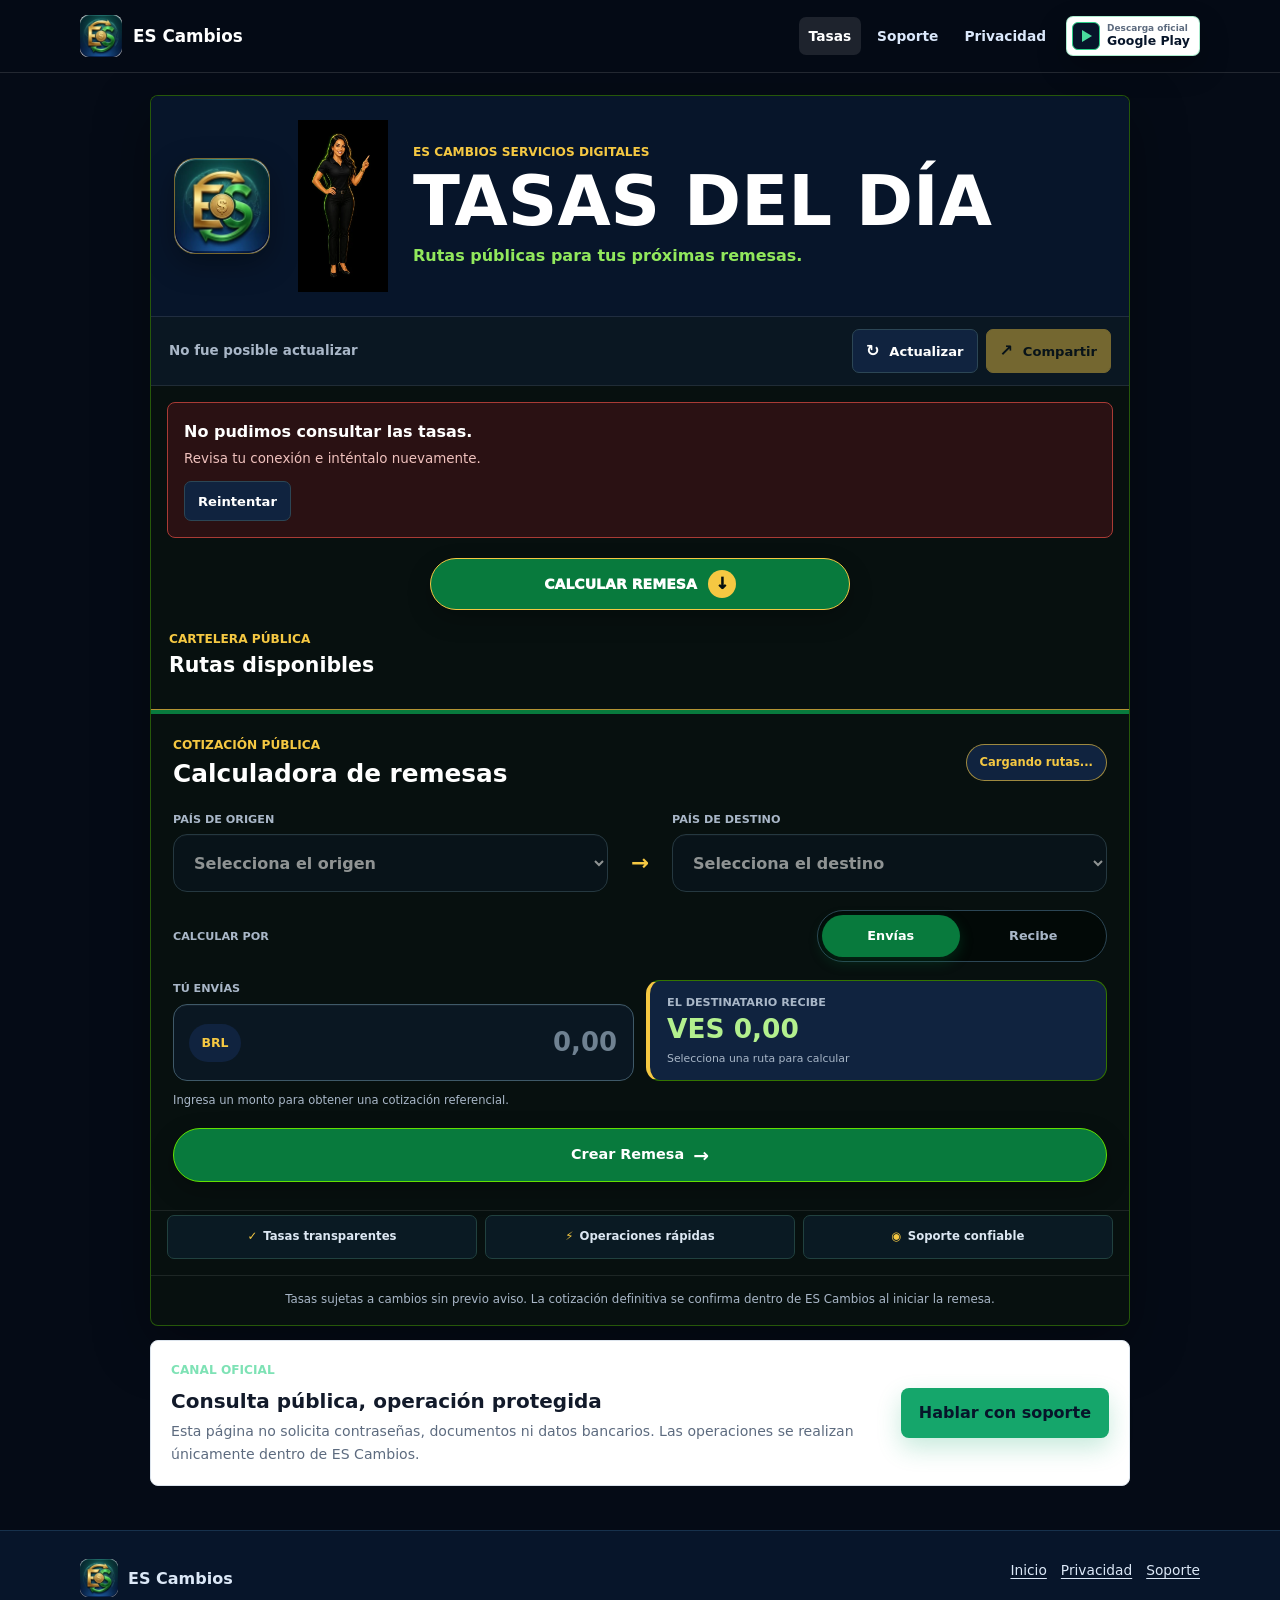
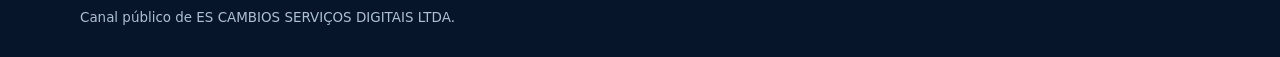
<file: tasas/index.html>
<!doctype html>
<html lang="es">
<head>
  <meta charset="utf-8">
  <meta name="viewport" content="width=device-width, initial-scale=1">
  <meta name="theme-color" content="#050b16">
  <meta name="referrer" content="strict-origin-when-cross-origin">
  <meta http-equiv="Content-Security-Policy" content="default-src 'none'; base-uri 'none'; connect-src https://mvfsjutobizebzptysoo.supabase.co; font-src 'self'; form-action 'none'; img-src 'self' data:; manifest-src 'self'; object-src 'none'; script-src 'self'; style-src 'self'; upgrade-insecure-requests">
  <title>Tasas del día | ES Cambios</title>
  <meta name="description" content="Consulta la tasa BCV referencial, las rutas vigentes y calcula tu remesa con ES Cambios.">
  <link rel="canonical" href="https://es-cambios.com.br/tasas/">
  <meta property="og:type" content="website">
  <meta property="og:locale" content="es_419">
  <meta property="og:title" content="Tasas del día | ES Cambios">
  <meta property="og:description" content="Consulta la tasa BCV, las rutas públicas y calcula tu próxima remesa.">
  <meta property="og:url" content="https://es-cambios.com.br/tasas/">
  <meta property="og:image" content="https://es-cambios.com.br/assets/es-cambios-brand.png">
  <link rel="icon" href="/assets/es-cambios-app.webp" type="image/webp">
  <link rel="preload" href="/assets/es-cambios-app.webp" as="image" type="image/webp">
  <link rel="preload" href="/assets/es-cambios-presenter-small.webp" as="image" type="image/webp">
  <link rel="stylesheet" href="/assets/styles.css">
  <script src="/assets/site-safety.js" defer></script>
  <script src="/assets/rates.js" defer></script>
</head>
<body class="rates-page">
  <a class="skip-link" href="#tasas-publicas">Saltar a las tasas</a>

  <header class="site-header rates-header">
    <nav class="nav" aria-label="Navegación principal">
      <a class="brand" href="/">
        <img src="/assets/es-cambios-app.webp" alt="" width="42" height="42">
        <span>ES Cambios</span>
      </a>
      <div class="nav-links">
        <a href="/tasas/" aria-current="page">Tasas</a>
        <a href="/soporte/">Soporte</a>
        <a href="/privacidad/">Privacidad</a>
        <a class="button google-play nav-google-play" href="https://play.google.com/store/apps/details?id=com.eschangue.escambios" target="_blank" rel="noopener noreferrer external" aria-label="Descargar ES Cambios desde Google Play">
          <span class="google-play-mark" aria-hidden="true"></span>
          <span class="google-play-copy"><small>Descarga oficial</small><strong>Google Play</strong></span>
        </a>
      </div>
    </nav>
  </header>

  <main id="tasas-publicas" class="rates-main">
    <section class="rates-board" aria-labelledby="rates-title">
      <div class="rates-brand-lockup">
        <img class="rates-board-logo" src="/assets/es-cambios-app.webp" alt="Logo de ES Cambios" width="94" height="94">
        <div class="rates-title-presentation">
          <img class="rates-mini-presenter" src="/assets/es-cambios-presenter-small.webp" alt="Representante de ES Cambios señalando las tasas" width="480" height="544">
          <div class="rates-title-copy">
            <p class="rates-kicker">ES Cambios Servicios Digitales</p>
            <h1 id="rates-title">Tasas del día</h1>
            <p class="rates-lead">Rutas públicas para tus próximas remesas.</p>
          </div>
        </div>
      </div>

      <div class="rates-toolbar" aria-label="Acciones de tasas">
        <p id="rates-status" class="rates-status" role="status" aria-live="polite">Consultando tasas públicas...</p>
        <div class="rates-actions">
          <button id="refresh-rates" class="rate-action" type="button" aria-label="Actualizar tasas">
            <span aria-hidden="true">↻</span>
            Actualizar
          </button>
          <button id="share-rates" class="rate-action accent" type="button" aria-label="Compartir tasas" disabled>
            <span aria-hidden="true">↗</span>
            Compartir
          </button>
        </div>
      </div>

      <div id="bcv-reference" class="bcv-reference" hidden>
        <span class="bcv-reference-label">Tasa BCV referencial</span>
        <strong id="bcv-rate">1 USD = Bs. --</strong>
        <span>Referencia oficial para operaciones con Venezuela</span>
      </div>

      <div id="rates-error" class="rates-error" hidden>
        <strong>No pudimos consultar las tasas.</strong>
        <span>Revisa tu conexión e inténtalo nuevamente.</span>
        <button id="retry-rates" type="button">Reintentar</button>
      </div>

      <div class="calculator-launch">
        <button id="scroll-calculator" class="calculator-launch-button" type="button" aria-controls="remittance-calculator">
          Calcular remesa
          <span aria-hidden="true">↓</span>
        </button>
      </div>

      <div class="rates-list-heading">
        <div>
          <p class="rates-kicker">Cartelera pública</p>
          <h2>Rutas disponibles</h2>
        </div>
      </div>

      <div id="rates-list" class="rates-list" aria-busy="true">
        <div class="rate-skeleton" aria-hidden="true"></div>
        <div class="rate-skeleton" aria-hidden="true"></div>
        <div class="rate-skeleton" aria-hidden="true"></div>
      </div>

      <section id="remittance-calculator" class="rates-calculator" aria-labelledby="calculator-title" tabindex="-1">
        <div class="calculator-heading">
          <div>
            <p class="rates-kicker">Cotización pública</p>
            <h2 id="calculator-title">Calculadora de remesas</h2>
          </div>
          <span id="calculator-route-status" class="calculator-route-status">Cargando rutas...</span>
        </div>

        <div class="calculator-route-grid">
          <label class="calculator-field">
            <span>País de origen</span>
            <select id="calculator-origin" disabled>
              <option value="">Selecciona el origen</option>
            </select>
          </label>
          <span class="calculator-route-arrow" aria-hidden="true">→</span>
          <label class="calculator-field">
            <span>País de destino</span>
            <select id="calculator-destination" disabled>
              <option value="">Selecciona el destino</option>
            </select>
          </label>
        </div>

        <div class="calculator-mode" role="group" aria-label="Calcular por">
          <span>Calcular por</span>
          <div class="calculator-segments">
            <button id="calculator-send-mode" class="active" type="button" aria-pressed="true">Envías</button>
            <button id="calculator-receive-mode" type="button" aria-pressed="false">Recibe</button>
          </div>
        </div>

        <div class="calculator-amount-grid">
          <label class="calculator-field calculator-amount-field">
            <span id="calculator-input-label">Tú envías</span>
            <span class="calculator-money-input">
              <span id="calculator-input-currency">BRL</span>
              <input id="calculator-amount" type="text" inputmode="decimal" autocomplete="off" placeholder="0,00" aria-describedby="calculator-message" disabled>
            </span>
          </label>

          <div class="calculator-result" aria-live="polite">
            <span id="calculator-output-label">El destinatario recibe</span>
            <strong><span id="calculator-output-currency">VES</span> <span id="calculator-output">0,00</span></strong>
            <small id="calculator-rate">Selecciona una ruta para calcular</small>
          </div>
        </div>

        <p id="calculator-message" class="calculator-message">Ingresa un monto para obtener una cotización referencial.</p>
        <a class="calculator-cta" href="https://play.google.com/store/apps/details?id=com.eschangue.escambios" target="_blank" rel="noopener noreferrer external" aria-label="Crear remesa en ES Cambios desde Google Play">
          Crear Remesa
          <span aria-hidden="true">→</span>
        </a>
      </section>

      <noscript>
        <div class="rates-error">
          <strong>Activa JavaScript para consultar las tasas.</strong>
          <span>La cartelera obtiene las rutas públicas de forma segura y en tiempo real.</span>
        </div>
      </noscript>

      <div class="rates-trust" aria-label="Compromisos del servicio">
        <span><b aria-hidden="true">✓</b> Tasas transparentes</span>
        <span><b aria-hidden="true">⚡</b> Operaciones rápidas</span>
        <span><b aria-hidden="true">◉</b> Soporte confiable</span>
      </div>

      <p class="rates-disclaimer">
        Tasas sujetas a cambios sin previo aviso. La cotización definitiva se confirma dentro de ES Cambios al iniciar la remesa.
      </p>
    </section>

    <section class="rates-help" aria-label="Ayuda y seguridad">
      <div>
        <p class="eyebrow">Canal oficial</p>
        <h2>Consulta pública, operación protegida</h2>
        <p>Esta página no solicita contraseñas, documentos ni datos bancarios. Las operaciones se realizan únicamente dentro de ES Cambios.</p>
      </div>
      <a class="button primary" href="/soporte/">Hablar con soporte</a>
    </section>
  </main>

  <div id="rates-toast" class="rates-toast" role="status" aria-live="polite" hidden></div>

  <footer class="site-footer rates-footer">
    <div class="container footer-grid">
      <div>
        <div class="footer-brand">
          <img src="/assets/es-cambios-app.webp" alt="" width="38" height="38">
          <strong>ES Cambios</strong>
        </div>
        <p>Canal público de ES CAMBIOS SERVIÇOS DIGITAIS LTDA.</p>
      </div>
      <div class="footer-links">
        <a href="/">Inicio</a>
        <a href="/privacidad/">Privacidad</a>
        <a href="/soporte/">Soporte</a>
      </div>
    </div>
  </footer>
</body>
</html>
</file>
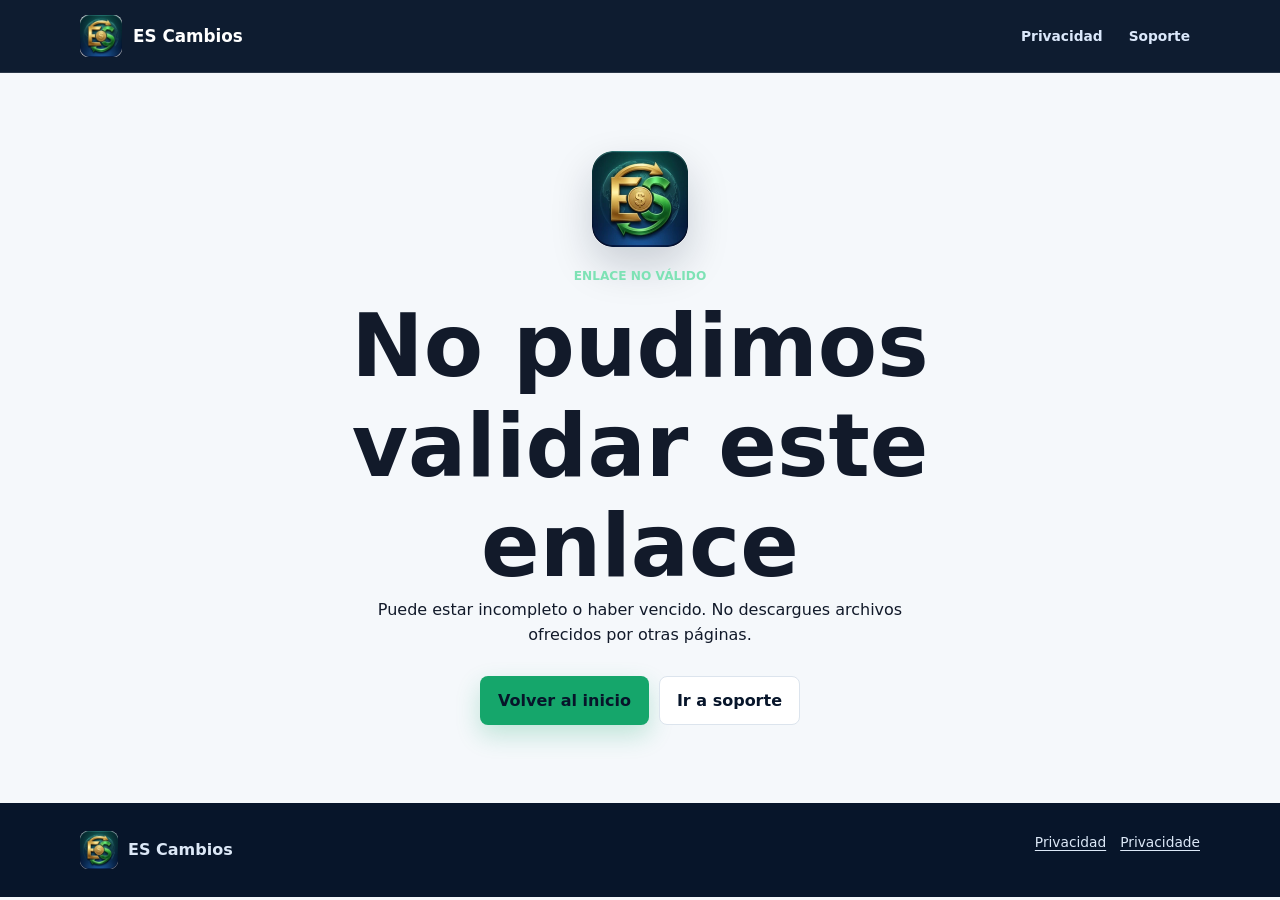
<file: verificar-celular/index.html>
<!doctype html>
<html lang="es">
<head>
  <meta charset="utf-8">
  <meta name="viewport" content="width=device-width, initial-scale=1">
  <meta name="theme-color" content="#07152a">
  <meta name="referrer" content="no-referrer">
  <meta http-equiv="Content-Security-Policy" content="default-src 'none'; base-uri 'none'; connect-src 'none'; font-src 'self'; form-action 'none'; img-src 'self' data:; manifest-src 'self'; object-src 'none'; script-src 'self'; style-src 'self'; upgrade-insecure-requests">
  <meta name="robots" content="noindex, nofollow, noarchive">
  <title>Verificación segura | ES Cambios</title>
  <link rel="canonical" href="https://es-cambios.com.br/verificar-celular/">
  <link rel="icon" href="/assets/es-cambios-app.webp" type="image/webp">
  <link rel="stylesheet" href="/assets/styles.css">
  <script src="/assets/site-safety.js" defer></script>
  <script src="/assets/phone-verification-link.js" defer></script>
</head>
<body>
  <header class="site-header">
    <nav class="nav" aria-label="Navegación principal">
      <a class="brand" href="/"><img src="/assets/es-cambios-app.webp" alt="" width="42" height="42"><span>ES Cambios</span></a>
      <div class="nav-links"><a href="/privacidad/">Privacidad</a><a href="/soporte/">Soporte</a></div>
    </nav>
  </header>

  <main class="verification-link">
    <div class="container verification-link-shell">
      <img class="verification-link-logo" src="/assets/es-cambios-app.webp" alt="Logo de ES Cambios" width="96" height="96">

      <section id="verification-link-loading" aria-live="polite">
        <p class="eyebrow">Verificación segura</p>
        <h1>Preparando ES Cambios</h1>
        <p>Estamos validando el enlace antes de abrir la aplicación.</p>
      </section>

      <section id="verification-link-valid" hidden aria-live="polite">
        <p class="eyebrow">Verificación segura</p>
        <h1>Continúa en la app oficial</h1>
        <p>Abre ES Cambios para confirmar tu número de celular de forma protegida.</p>

        <div class="verification-security-note">
          <strong>Enlace protegido y de un solo uso</strong>
          <span>Solo funciona con tu sesión y vence junto con el código en 2 horas.</span>
        </div>

        <div class="actions">
          <a class="button primary" id="open-es-cambios-app" href="#">Abrir ES Cambios</a>
          <a class="button light" href="https://play.google.com/store/apps/details?id=com.eschangue.escambios" rel="noopener noreferrer external">Ver en Google Play</a>
        </div>
      </section>

      <section id="verification-link-invalid" hidden aria-live="assertive">
        <p class="eyebrow">Enlace no válido</p>
        <h1>No pudimos validar este enlace</h1>
        <p>Puede estar incompleto o haber vencido. No descargues archivos ofrecidos por otras páginas.</p>
        <div class="actions">
          <a class="button primary" href="/">Volver al inicio</a>
          <a class="button light" href="/soporte/">Ir a soporte</a>
        </div>
      </section>

      <noscript>
        <p>Abre este enlace con JavaScript habilitado o ingresa directamente a ES Cambios.</p>
      </noscript>
    </div>
  </main>

  <footer class="site-footer">
    <div class="container footer-grid">
      <div><div class="footer-brand"><img src="/assets/es-cambios-app.webp" alt="" width="38" height="38"><strong>ES Cambios</strong></div></div>
      <div class="footer-links"><a href="/privacidad/">Privacidad</a><a href="/privacidade/">Privacidade</a></div>
    </div>
  </footer>
</body>
</html>
</file>
<file: assets/styles.css>
:root {
  color-scheme: light;
  --navy: #07152a;
  --navy-soft: #10233f;
  --green: #087b4d;
  --green-bright: #15a66b;
  --blue: #1769e8;
  --amber: #e9a91b;
  --red: #b42318;
  --ink: #121a2a;
  --muted: #5d6b7f;
  --line: #dce4ed;
  --surface: #f5f8fb;
  --white: #ffffff;
  font-family: Inter, ui-sans-serif, system-ui, -apple-system, BlinkMacSystemFont, "Segoe UI", sans-serif;
}

* {
  box-sizing: border-box;
}

html {
  scroll-behavior: smooth;
}

body {
  margin: 0;
  background: var(--surface);
  color: var(--ink);
  line-height: 1.6;
}

img {
  display: block;
  max-width: 100%;
}

a {
  color: var(--blue);
  text-underline-offset: 3px;
}

a:hover,
a:focus-visible {
  text-decoration-thickness: 2px;
}

button,
a {
  -webkit-tap-highlight-color: transparent;
}

.skip-link {
  position: absolute;
  left: -999px;
  top: 0;
  z-index: 100;
  border-radius: 0 0 8px 0;
  background: var(--white);
  color: var(--navy);
  padding: 10px 14px;
  font-weight: 800;
}

.skip-link:focus {
  left: 0;
}

.site-header {
  position: sticky;
  top: 0;
  z-index: 50;
  border-bottom: 1px solid rgba(255, 255, 255, .12);
  background: rgba(7, 21, 42, .97);
  color: var(--white);
}

.nav,
.container {
  width: min(1120px, calc(100% - 32px));
  margin: 0 auto;
}

.nav {
  min-height: 72px;
  display: flex;
  align-items: center;
  justify-content: space-between;
  gap: 22px;
}

.brand {
  display: inline-flex;
  align-items: center;
  gap: 11px;
  flex: 0 0 auto;
  color: var(--white);
  font-size: 1.05rem;
  font-weight: 850;
  text-decoration: none;
}

.brand:hover,
.brand:focus-visible {
  text-decoration: none;
}

.brand img {
  width: 42px;
  height: 42px;
  border-radius: 8px;
}

.nav-links {
  display: flex;
  align-items: center;
  justify-content: flex-end;
  gap: 6px;
}

.nav-links a {
  min-height: 38px;
  display: inline-flex;
  align-items: center;
  border-radius: 7px;
  padding: 7px 10px;
  color: #dbe8fb;
  font-size: .86rem;
  font-weight: 720;
  text-decoration: none;
}

.nav-links a:hover,
.nav-links a:focus-visible,
.nav-links a[aria-current="page"] {
  background: rgba(255, 255, 255, .1);
  color: var(--white);
}

.hero {
  position: relative;
  isolation: isolate;
  min-height: min(620px, 76vh);
  overflow: hidden;
  display: flex;
  align-items: center;
  background: var(--navy);
  color: var(--white);
}

.hero::before {
  content: "";
  position: absolute;
  inset: 0;
  z-index: -2;
  background: url("/assets/es-cambios-brand.png") right 8% center / min(46vw, 512px) no-repeat;
  opacity: .5;
}

.hero::after {
  content: "";
  position: absolute;
  inset: 0;
  z-index: -1;
  background: rgba(7, 21, 42, .5);
}

.hero-copy {
  width: min(690px, 100%);
  padding: 74px 0 84px;
}

.eyebrow {
  margin: 0 0 10px;
  color: #7ee2b5;
  text-transform: uppercase;
  font-size: .76rem;
  font-weight: 850;
  letter-spacing: 0;
}

h1,
h2,
h3 {
  line-height: 1.16;
  letter-spacing: 0;
}

h1 {
  margin: 0;
  font-size: clamp(2.7rem, 7vw, 5.4rem);
}

h2 {
  margin: 0 0 16px;
  font-size: clamp(1.45rem, 3vw, 2.2rem);
}

h3 {
  margin: 0 0 8px;
  font-size: 1.02rem;
}

p {
  margin-top: 0;
}

.lead {
  max-width: 650px;
  margin: 18px 0 0;
  color: #e5eefb;
  font-size: clamp(1rem, 2vw, 1.22rem);
}

.trust-line {
  display: flex;
  flex-wrap: wrap;
  gap: 8px 18px;
  margin-top: 22px;
  color: #b9c9dd;
  font-size: .82rem;
  font-weight: 700;
}

.trust-line span::before {
  content: "";
  display: inline-block;
  width: 7px;
  height: 7px;
  margin-right: 7px;
  border-radius: 50%;
  background: var(--green-bright);
}

.actions {
  display: flex;
  flex-wrap: wrap;
  gap: 10px;
  margin-top: 28px;
}

.button {
  min-height: 46px;
  display: inline-flex;
  align-items: center;
  justify-content: center;
  border: 1px solid transparent;
  border-radius: 8px;
  padding: 11px 17px;
  font-weight: 820;
  text-decoration: none;
}

.button:hover,
.button:focus-visible {
  text-decoration: none;
}

.button.primary {
  background: var(--green-bright);
  color: var(--navy);
  box-shadow: 0 10px 25px rgba(21, 166, 107, .24);
}

.button.primary:hover,
.button.primary:focus-visible {
  background: #48ce94;
}

.button.secondary {
  border-color: rgba(255, 255, 255, .3);
  background: rgba(255, 255, 255, .08);
  color: var(--white);
}

.button.google-play {
  min-height: 58px;
  gap: 11px;
  border-color: rgba(126, 226, 181, .64);
  background: var(--white);
  color: var(--navy);
  padding: 9px 16px 9px 11px;
  box-shadow: 0 12px 30px rgba(0, 0, 0, .24);
}

.button.google-play:hover,
.button.google-play:focus-visible {
  border-color: #8ce9bd;
  background: #f3fff9;
}

.google-play-mark {
  position: relative;
  width: 36px;
  height: 36px;
  flex: 0 0 36px;
  border: 1px solid #2bcf88;
  border-radius: 7px;
  background: var(--navy);
}

.google-play-mark::before {
  content: "";
  position: absolute;
  top: 50%;
  left: 50%;
  border-top: 8px solid transparent;
  border-bottom: 8px solid transparent;
  border-left: 13px solid #49dc9d;
  transform: translate(-40%, -50%);
}

.google-play-copy {
  display: flex;
  align-items: flex-start;
  flex-direction: column;
  line-height: 1.08;
}

.google-play-copy small {
  color: var(--muted);
  font-size: .66rem;
  font-weight: 720;
}

.google-play-copy strong {
  margin-top: 3px;
  font-size: 1rem;
}

.nav-links .nav-google-play {
  width: auto;
  min-height: 40px;
  gap: 7px;
  margin-left: 4px;
  padding: 4px 9px 4px 5px;
  white-space: nowrap;
}

.nav-google-play .google-play-mark {
  width: 28px;
  height: 28px;
  flex-basis: 28px;
  border-radius: 6px;
}

.nav-google-play .google-play-mark::before {
  border-top-width: 6px;
  border-bottom-width: 6px;
  border-left-width: 10px;
}

.nav-google-play .google-play-copy {
  line-height: 1;
}

.nav-google-play .google-play-copy small {
  font-size: .56rem;
}

.nav-google-play .google-play-copy strong {
  margin-top: 2px;
  font-size: .78rem;
}

.button.light {
  border-color: var(--line);
  background: var(--white);
  color: var(--navy);
}

.button.danger-action {
  background: var(--red);
  color: var(--white);
}

.section {
  padding: 46px 0;
}

.section.white {
  background: var(--white);
}

.section-heading {
  max-width: 710px;
  margin-bottom: 20px;
}

.section-heading p {
  color: var(--muted);
}

.grid {
  display: grid;
  grid-template-columns: repeat(3, minmax(0, 1fr));
  gap: 14px;
}

.card {
  min-width: 0;
  border: 1px solid var(--line);
  border-radius: 8px;
  background: var(--white);
  padding: 19px;
  box-shadow: 0 7px 20px rgba(7, 21, 42, .05);
}

.card.accent-green {
  border-top: 4px solid var(--green-bright);
}

.card.accent-blue {
  border-top: 4px solid var(--blue);
}

.card.accent-amber {
  border-top: 4px solid var(--amber);
}

.card p,
.section-heading p {
  margin-bottom: 0;
}

.card-link {
  display: inline-flex;
  margin-top: 12px;
  font-size: .9rem;
  font-weight: 800;
}

.institutional-band {
  background: var(--navy-soft);
  color: var(--white);
}

.institutional-grid {
  display: grid;
  grid-template-columns: minmax(0, 1.4fr) minmax(260px, .6fr);
  align-items: center;
  gap: 30px;
}

.institutional-grid p {
  margin-bottom: 0;
  color: #d7e4f4;
}

.company-data {
  border-left: 3px solid var(--amber);
  padding-left: 18px;
}

.company-data strong,
.company-data span {
  display: block;
}

.company-data span {
  margin-top: 5px;
  color: #c5d3e4;
  font-size: .85rem;
}

.page-title {
  border-bottom: 1px solid var(--line);
  background: var(--white);
  padding: 42px 0 26px;
}

.page-title h1 {
  max-width: 880px;
  font-size: clamp(2rem, 5vw, 3.5rem);
}

.page-title p {
  max-width: 780px;
  margin: 12px 0 0;
  color: var(--muted);
}

.content {
  width: min(900px, calc(100% - 32px));
  margin: 0 auto;
  padding: 30px 0 52px;
}

.content section {
  margin-bottom: 14px;
  border: 1px solid var(--line);
  border-radius: 8px;
  background: var(--white);
  padding: 21px;
}

.content section:target {
  border-color: var(--blue);
  box-shadow: 0 0 0 3px rgba(23, 105, 232, .12);
}

.content ul,
.content ol {
  padding-left: 22px;
}

.content li + li {
  margin-top: 7px;
}

.notice {
  border-color: #efcf7d !important;
  background: #fff9e8 !important;
}

.danger {
  border-color: #efb5ae !important;
  background: #fff5f3 !important;
}

.action-panel {
  border-color: #91d8b6 !important;
  background: #eefbf5 !important;
}

.action-panel .actions {
  margin-top: 16px;
}

.muted {
  color: var(--muted);
}

.meta-list {
  display: grid;
  grid-template-columns: repeat(2, minmax(0, 1fr));
  gap: 10px;
}

.meta-item {
  min-width: 0;
  border-left: 3px solid var(--blue);
  background: #f7faff;
  padding: 12px 14px;
}

.meta-item span {
  display: block;
  color: var(--muted);
  font-size: .78rem;
  font-weight: 800;
  text-transform: uppercase;
}

.meta-item strong {
  display: block;
  margin-top: 3px;
  overflow-wrap: anywhere;
}

.language-links {
  display: flex;
  flex-wrap: wrap;
  gap: 8px;
  margin-top: 16px;
}

.language-links a {
  border: 1px solid var(--line);
  border-radius: 7px;
  background: var(--white);
  padding: 7px 11px;
  font-size: .84rem;
  font-weight: 800;
  text-decoration: none;
}

.site-footer {
  background: var(--navy);
  color: #dce8f7;
  padding: 28px 0;
}

.footer-grid {
  display: grid;
  grid-template-columns: minmax(0, 1fr) auto;
  align-items: start;
  gap: 24px;
}

.footer-brand {
  display: flex;
  align-items: center;
  gap: 10px;
}

.footer-brand img {
  width: 38px;
  height: 38px;
  border-radius: 8px;
}

.footer-grid p {
  max-width: 660px;
  margin: 10px 0 0;
  color: #aebfd4;
  font-size: .84rem;
}

.footer-links {
  display: flex;
  flex-wrap: wrap;
  justify-content: flex-end;
  gap: 8px 14px;
}

.footer-links a {
  color: #dce8f7;
  font-size: .86rem;
}

.not-found {
  min-height: calc(100vh - 170px);
  display: grid;
  place-items: center;
  padding: 42px 0;
  text-align: center;
}

.not-found img {
  width: 96px;
  height: 96px;
  margin: 0 auto 18px;
  border-radius: 20px;
}

.not-found .actions {
  justify-content: center;
}

.verification-link {
  min-height: calc(100vh - 170px);
  display: grid;
  place-items: center;
  padding: 44px 0;
  text-align: center;
}

.verification-link-shell {
  max-width: 660px;
}

.verification-link-logo {
  width: 96px;
  height: 96px;
  margin: 0 auto 20px;
  border-radius: 20px;
  box-shadow: 0 18px 42px rgba(7, 21, 42, .18);
}

.verification-link h1 {
  max-width: 620px;
  margin-right: auto;
  margin-left: auto;
}

.verification-link p:not(.eyebrow) {
  max-width: 560px;
  margin-right: auto;
  margin-left: auto;
}

.verification-security-note {
  display: grid;
  gap: 5px;
  max-width: 540px;
  margin: 24px auto 0;
  padding: 16px 18px;
  border: 1px solid #9edfc1;
  border-radius: 8px;
  background: #eefbf5;
  color: var(--navy);
  text-align: left;
}

.verification-security-note strong {
  color: #08744d;
}

.verification-security-note span {
  color: var(--muted);
  line-height: 1.5;
}

.verification-link .actions {
  justify-content: center;
}

[hidden] {
  display: none !important;
}

.rates-page {
  min-height: 100vh;
  background: #050b16;
}

.rates-header {
  background: rgba(5, 11, 22, .96);
}

.rates-main {
  width: min(980px, calc(100% - 28px));
  margin: 0 auto;
  padding: 22px 0 44px;
}

.rates-board {
  overflow: hidden;
  border: 1px solid rgba(98, 224, 0, .34);
  border-radius: 8px;
  background: #07100f;
  color: var(--white);
  box-shadow: 0 18px 55px rgba(0, 0, 0, .35);
}

.rates-brand-lockup {
  min-height: 196px;
  display: flex;
  align-items: center;
  gap: 18px;
  padding: 24px;
  border-bottom: 1px solid rgba(255, 255, 255, .1);
  background: #07152a;
}

.rates-board-logo {
  width: 94px;
  height: 94px;
  flex: 0 0 auto;
  border-radius: 20px;
  box-shadow: 0 0 0 1px rgba(245, 200, 66, .48), 0 10px 30px rgba(0, 0, 0, .35);
}

.rates-title-presentation {
  min-width: 0;
  display: flex;
  align-items: center;
  gap: 14px;
}

.rates-mini-presenter {
  width: 112px;
  height: 172px;
  flex: 0 0 auto;
  object-fit: contain;
  object-position: center;
}

.rates-title-copy {
  min-width: 0;
}

.rates-kicker {
  margin: 0 0 4px;
  color: #f5c842;
  font-size: .76rem;
  font-weight: 900;
  text-transform: uppercase;
}

.rates-brand-lockup h1 {
  margin: 0;
  color: var(--white);
  font-size: clamp(2rem, 7vw, 4.3rem);
  line-height: 1;
  text-transform: uppercase;
}

.rates-lead {
  margin: 8px 0 0;
  color: #91e85c;
  font-weight: 750;
}

.rates-toolbar {
  min-height: 68px;
  display: flex;
  align-items: center;
  justify-content: space-between;
  gap: 16px;
  padding: 12px 18px;
  border-bottom: 1px solid rgba(255, 255, 255, .09);
  background: #0a1722;
}

.rates-status {
  margin: 0;
  color: #a9b7c8;
  font-size: .84rem;
  font-weight: 750;
}

.rates-actions {
  display: flex;
  gap: 8px;
}

.rate-action,
.rates-error button {
  min-height: 40px;
  border: 1px solid #2c4655;
  border-radius: 7px;
  background: #10233f;
  color: var(--white);
  padding: 8px 13px;
  font: inherit;
  font-size: .82rem;
  font-weight: 850;
  cursor: pointer;
}

.rate-action span {
  margin-right: 5px;
  font-size: 1.02rem;
}

.rate-action.accent {
  border-color: #f5c842;
  background: #f5c842;
  color: #07100f;
}

.rate-action:disabled {
  cursor: not-allowed;
  opacity: .45;
}

.rate-action.loading span {
  display: inline-block;
  animation: rates-spin .8s linear infinite;
}

.rates-list {
  display: grid;
  grid-template-columns: repeat(2, minmax(0, 1fr));
  gap: 10px;
  padding: 16px;
}

.bcv-reference {
  display: grid;
  grid-template-columns: auto auto minmax(0, 1fr);
  align-items: center;
  gap: 10px 16px;
  border-bottom: 1px solid rgba(255, 255, 255, .09);
  background: #10233f;
  padding: 14px 18px;
}

.bcv-reference-label {
  color: #f5c842;
  font-size: .7rem;
  font-weight: 900;
  text-transform: uppercase;
}

.bcv-reference strong {
  color: var(--white);
  font-size: 1.08rem;
}

.bcv-reference > span:last-child {
  color: #a9b7c8;
  font-size: .72rem;
  text-align: right;
}

.calculator-launch {
  display: flex;
  justify-content: center;
  padding: 20px 18px 2px;
}

.calculator-launch-button {
  width: min(420px, 100%);
  min-height: 52px;
  display: inline-flex;
  align-items: center;
  justify-content: center;
  gap: 11px;
  border: 1px solid #f5c842;
  border-radius: 999px;
  background: #087a3d;
  box-shadow: 0 9px 24px rgba(0, 0, 0, .24);
  color: var(--white);
  font: inherit;
  font-size: .88rem;
  font-weight: 950;
  text-transform: uppercase;
  cursor: pointer;
}

.calculator-launch-button:hover,
.calculator-launch-button:focus-visible {
  background: #0a9250;
  outline: 3px solid rgba(245, 200, 66, .22);
  outline-offset: 3px;
}

.calculator-launch-button span {
  display: grid;
  width: 28px;
  height: 28px;
  place-items: center;
  border-radius: 50%;
  background: #f5c842;
  color: #07100f;
  font-size: 1rem;
}

.rates-calculator {
  scroll-margin-block: 11vh;
  border-top: 1px solid rgba(245, 200, 66, .72);
  border-bottom: 1px solid rgba(255, 255, 255, .09);
  background: #07100f;
  box-shadow: inset 0 4px 0 #087a3d;
  padding: 26px 22px 28px;
}

.rates-calculator:focus {
  outline: 0;
}

.calculator-heading,
.rates-list-heading {
  display: flex;
  align-items: center;
  justify-content: space-between;
  gap: 16px;
}

.calculator-heading h2,
.rates-list-heading h2 {
  margin: 0;
  color: var(--white);
  font-size: 1.28rem;
}

.calculator-heading h2 {
  font-size: 1.55rem;
}

.calculator-route-status {
  border: 1px solid rgba(245, 200, 66, .62);
  border-radius: 999px;
  background: #10233f;
  color: #f5c842;
  padding: 8px 13px;
  font-size: .72rem;
  font-weight: 900;
}

.calculator-route-grid {
  display: grid;
  grid-template-columns: minmax(0, 1fr) auto minmax(0, 1fr);
  align-items: end;
  gap: 12px;
  margin-top: 22px;
}

.calculator-field {
  min-width: 0;
}

.calculator-field > span:first-child,
.calculator-mode > span {
  display: block;
  margin-bottom: 6px;
  color: #a9b7c8;
  font-size: .7rem;
  font-weight: 850;
  text-transform: uppercase;
}

.calculator-field select,
.calculator-money-input {
  width: 100%;
  min-height: 58px;
  border: 1px solid #3f5968;
  border-radius: 14px;
  background: #0a1722;
  color: var(--white);
  font: inherit;
  box-shadow: inset 0 1px 0 rgba(255, 255, 255, .04);
}

.calculator-field select {
  padding: 0 16px;
  font-weight: 800;
  cursor: pointer;
}

.calculator-field select:focus,
.calculator-money-input:focus-within {
  border-color: #f5c842;
  outline: 3px solid rgba(98, 224, 0, .2);
  outline-offset: 2px;
  box-shadow: 0 9px 24px rgba(0, 0, 0, .22);
}

.calculator-field select:disabled {
  cursor: not-allowed;
  opacity: .55;
}

.calculator-money-input input:disabled {
  cursor: not-allowed;
}

.calculator-route-arrow {
  display: grid;
  width: 40px;
  height: 58px;
  place-items: center;
  color: #f5c842;
  font-size: 1.35rem;
  font-weight: 900;
}

.calculator-mode {
  display: flex;
  align-items: center;
  justify-content: space-between;
  gap: 14px;
  margin-top: 18px;
}

.calculator-mode > span {
  margin: 0;
}

.calculator-segments {
  display: grid;
  grid-template-columns: 1fr 1fr;
  width: min(290px, 100%);
  gap: 5px;
  border: 1px solid #2c4655;
  border-radius: 999px;
  background: #020907;
  padding: 4px;
}

.calculator-segments button {
  min-height: 42px;
  border: 0;
  border-radius: 999px;
  background: transparent;
  color: #a9b7c8;
  font: inherit;
  font-size: .8rem;
  font-weight: 900;
  cursor: pointer;
}

.calculator-segments button + button {
  border-left: 0;
}

.calculator-segments button.active {
  background: #087a3d;
  box-shadow: 0 5px 14px rgba(8, 122, 61, .28);
  color: var(--white);
}

.calculator-segments button:focus-visible {
  outline: 2px solid #f5c842;
  outline-offset: 1px;
}

.calculator-amount-grid {
  display: grid;
  grid-template-columns: minmax(0, 1fr) minmax(0, 1fr);
  align-items: stretch;
  gap: 12px;
  margin-top: 18px;
}

.calculator-amount-field {
  display: flex;
  flex-direction: column;
}

.calculator-money-input {
  display: grid;
  flex: 1;
  grid-template-columns: auto minmax(0, 1fr);
  align-items: center;
  gap: 12px;
  padding: 5px 7px 5px 15px;
}

.calculator-money-input > span {
  display: grid;
  min-width: 52px;
  min-height: 38px;
  place-items: center;
  border-radius: 999px;
  background: #10233f;
  color: #f5c842;
  font-size: .78rem;
  font-weight: 900;
}

.calculator-money-input input {
  min-width: 0;
  border: 0;
  outline: 0;
  background: transparent;
  color: var(--white);
  font: inherit;
  padding: 0 9px;
  font-size: 1.62rem;
  font-weight: 900;
  text-align: right;
}

.calculator-money-input input::placeholder {
  color: #6f8191;
}

.calculator-result {
  min-width: 0;
  display: flex;
  justify-content: center;
  flex-direction: column;
  border: 1px solid #347500;
  border-left: 4px solid #f5c842;
  border-radius: 14px;
  background: #10233f;
  padding: 13px 17px;
}

.calculator-result > span {
  color: #a9b7c8;
  font-size: .7rem;
  font-weight: 850;
  text-transform: uppercase;
}

.calculator-result strong {
  overflow-wrap: anywhere;
  margin-top: 3px;
  color: #b3f08e;
  font-size: 1.65rem;
  line-height: 1.08;
}

.calculator-result small {
  margin-top: 6px;
  color: #a9b7c8;
  font-size: .68rem;
}

.calculator-message {
  margin: 10px 0 0;
  color: #a9b7c8;
  font-size: .72rem;
}

.calculator-cta {
  min-height: 54px;
  display: flex;
  align-items: center;
  justify-content: center;
  gap: 9px;
  margin-top: 18px;
  border: 1px solid #62e000;
  border-radius: 999px;
  background: #087a3d;
  box-shadow: 0 9px 24px rgba(0, 0, 0, .25);
  color: var(--white);
  padding: 10px 16px;
  font-size: .9rem;
  font-weight: 900;
  text-decoration: none;
}

.calculator-cta:hover,
.calculator-cta:focus-visible {
  background: #0a9250;
  outline: 3px solid rgba(245, 200, 66, .22);
  outline-offset: 3px;
}

.calculator-cta span {
  font-size: 1.18rem;
}

.rates-list-heading {
  padding: 18px 18px 0;
}

.rates-list-heading .rates-kicker,
.calculator-heading .rates-kicker {
  margin-bottom: 4px;
}

.public-rate-card {
  min-width: 0;
  display: grid;
  grid-template-columns: minmax(0, 1fr) auto;
  align-items: center;
  gap: 16px;
  border: 1px solid #347500;
  border-radius: 8px;
  background: #020907;
  padding: 13px;
}

.rate-route {
  min-width: 0;
  display: grid;
  gap: 7px;
}

.rate-country {
  min-width: 0;
  display: flex;
  align-items: center;
  gap: 9px;
}

.rate-country.destination {
  color: #dbe7f4;
}

.rate-country small,
.rate-country strong {
  display: block;
}

.rate-country small {
  color: #7e91a6;
  font-size: .62rem;
  font-weight: 850;
  text-transform: uppercase;
}

.rate-country strong {
  overflow: hidden;
  color: #f5c842;
  font-size: .88rem;
  text-overflow: ellipsis;
  white-space: nowrap;
}

.rate-country.destination strong {
  color: var(--white);
}

.rate-flag {
  width: 32px;
  height: 22px;
  flex: 0 0 auto;
  border: 1px solid rgba(255, 255, 255, .28);
  border-radius: 3px;
  object-fit: cover;
  box-shadow: 0 3px 8px rgba(0, 0, 0, .3);
}

.rate-flag-fallback {
  min-width: 32px;
  color: var(--white);
  font-size: .78rem;
  font-weight: 900;
  text-align: center;
}

.rate-arrow {
  position: absolute;
  margin-left: 7px;
  color: #62e000;
  transform: translateY(19px);
}

.rate-quote {
  min-width: 112px;
  text-align: right;
}

.rate-quote small,
.rate-quote strong,
.rate-quote span {
  display: block;
}

.rate-quote small {
  color: #7e91a6;
  font-size: .62rem;
  font-weight: 850;
  text-transform: uppercase;
}

.rate-quote strong {
  margin-top: 2px;
  color: var(--white);
  font-size: clamp(1.55rem, 4vw, 2.05rem);
  line-height: 1.05;
}

.rate-quote span {
  margin-top: 5px;
  color: #62e000;
  font-size: .64rem;
  font-weight: 750;
}

.public-rate-card.tiered {
  align-items: stretch;
}

.rate-tier-quote {
  min-width: 210px;
}

.rate-tier-list {
  display: grid;
  gap: 5px;
  margin-top: 7px;
}

.rate-tier-row {
  min-width: 0;
  display: grid;
  grid-template-columns: minmax(0, 1fr) auto;
  align-items: center;
  gap: 10px;
  border: 1px solid rgba(98, 224, 0, .34);
  border-radius: 6px;
  background: #07110d;
  padding: 6px 8px;
}

.rate-tier-row .rate-tier-range,
.rate-tier-row .rate-tier-value {
  margin: 0;
}

.rate-tier-row .rate-tier-range {
  overflow: hidden;
  color: #aebdc9;
  font-size: .7rem;
  font-weight: 800;
  text-align: left;
  text-overflow: ellipsis;
  white-space: nowrap;
}

.rate-tier-row .rate-tier-value {
  color: var(--white);
  font-size: 1rem;
  line-height: 1;
}

.rate-tier-quote .rate-tier-updated {
  margin-top: 7px;
}

.rate-skeleton {
  min-height: 116px;
  border: 1px solid #20342c;
  border-radius: 8px;
  background: linear-gradient(90deg, #0a1714 25%, #12271f 50%, #0a1714 75%);
  background-size: 220% 100%;
  animation: rates-loading 1.35s ease-in-out infinite;
}

.rates-error {
  margin: 16px 16px 0;
  border: 1px solid #a93b35;
  border-radius: 8px;
  background: #2a1113;
  padding: 16px;
}

.rates-error strong,
.rates-error span {
  display: block;
}

.rates-error span {
  margin-top: 3px;
  color: #efc1bd;
  font-size: .84rem;
}

.rates-error button {
  margin-top: 12px;
}

.rates-trust {
  display: grid;
  grid-template-columns: repeat(3, minmax(0, 1fr));
  gap: 8px;
  padding: 4px 16px 16px;
}

.rates-trust span {
  min-height: 44px;
  display: flex;
  align-items: center;
  justify-content: center;
  gap: 6px;
  border: 1px solid #21413f;
  border-radius: 7px;
  background: #0a1a23;
  color: #dce7f2;
  padding: 8px;
  font-size: .73rem;
  font-weight: 750;
  text-align: center;
}

.rates-trust b {
  color: #f5c842;
}

.rates-disclaimer {
  margin: 0;
  border-top: 1px solid rgba(255, 255, 255, .09);
  color: #a9b7c8;
  padding: 14px 18px 16px;
  font-size: .74rem;
  text-align: center;
}

.rates-help {
  display: flex;
  align-items: center;
  justify-content: space-between;
  gap: 24px;
  margin-top: 14px;
  border: 1px solid #dce4ed;
  border-radius: 8px;
  background: var(--white);
  padding: 20px;
}

.rates-help h2 {
  margin-bottom: 7px;
  font-size: 1.25rem;
}

.rates-help p:last-child {
  max-width: 690px;
  margin: 0;
  color: var(--muted);
  font-size: .88rem;
}

.rates-toast {
  position: fixed;
  right: 16px;
  bottom: 18px;
  z-index: 90;
  max-width: min(360px, calc(100% - 32px));
  border: 1px solid #56c98f;
  border-radius: 7px;
  background: #07152a;
  color: var(--white);
  padding: 11px 14px;
  box-shadow: 0 14px 35px rgba(0, 0, 0, .32);
  font-size: .84rem;
  font-weight: 800;
}

.rates-footer {
  border-top: 1px solid #17314c;
}

@keyframes rates-spin {
  to { transform: rotate(360deg); }
}

@keyframes rates-loading {
  to { background-position: -220% 0; }
}

@media (max-width: 760px) {
  .nav {
    min-height: auto;
    align-items: stretch;
    flex-direction: column;
    gap: 8px;
    padding: 12px 0 10px;
  }

  .nav-links {
    width: 100%;
    justify-content: flex-start;
    overflow-x: auto;
    padding-bottom: 2px;
    scrollbar-width: none;
  }

  .nav-links::-webkit-scrollbar {
    display: none;
  }

  .nav-links a {
    flex: 0 0 auto;
    min-height: 34px;
    padding: 5px 8px;
    font-size: .78rem;
  }

  .hero {
    min-height: 570px;
    align-items: flex-end;
  }

  .hero::before {
    background-position: center 32px;
    background-size: 250px;
    opacity: .42;
  }

  .hero::after {
    background: rgba(7, 21, 42, .62);
  }

  .hero-copy {
    padding: 250px 0 42px;
  }

  .section {
    padding: 36px 0;
  }

  .grid,
  .institutional-grid,
  .meta-list,
  .footer-grid {
    grid-template-columns: 1fr;
  }

  .footer-links {
    justify-content: flex-start;
  }

  .content section {
    padding: 17px;
  }

  .rates-main {
    width: min(100% - 18px, 980px);
    padding-top: 10px;
  }

  .rates-brand-lockup {
    min-height: 158px;
    gap: 12px;
    padding: 17px 15px;
  }

  .rates-board-logo {
    display: none;
  }

  .rates-title-presentation {
    width: 100%;
    gap: 9px;
  }

  .rates-mini-presenter {
    width: 82px;
    height: 142px;
  }

  .rates-brand-lockup h1 {
    font-size: 2rem;
  }

  .rates-kicker {
    font-size: .64rem;
  }

  .rates-lead {
    font-size: .78rem;
  }

  .rates-toolbar {
    align-items: stretch;
    flex-direction: column;
    gap: 8px;
    padding: 10px 12px;
  }

  .rates-actions {
    display: grid;
    grid-template-columns: 1fr 1fr;
  }

  .rates-list {
    grid-template-columns: 1fr;
    padding: 10px;
  }

  .bcv-reference {
    grid-template-columns: 1fr;
    gap: 3px;
    padding: 12px;
  }

  .bcv-reference > span:last-child {
    text-align: left;
  }

  .rates-calculator {
    padding: 17px 12px 19px;
  }

  .calculator-heading {
    align-items: flex-start;
  }

  .calculator-route-grid {
    grid-template-columns: 1fr 30px 1fr;
    gap: 4px;
  }

  .calculator-route-arrow {
    width: 30px;
  }

  .calculator-mode {
    align-items: stretch;
    flex-direction: column;
    gap: 7px;
  }

  .calculator-segments {
    width: 100%;
  }

  .calculator-amount-grid {
    grid-template-columns: 1fr;
  }

  .calculator-result {
    min-height: 86px;
  }

  .rates-list-heading {
    padding: 16px 12px 0;
  }

  .public-rate-card {
    gap: 10px;
    padding: 12px;
  }

  .rate-quote {
    min-width: 104px;
  }

  .rate-tier-quote {
    min-width: 190px;
  }

  .rate-tier-row {
    gap: 7px;
    padding: 6px;
  }

  .rates-trust {
    gap: 5px;
    padding: 2px 10px 10px;
  }

  .rates-trust span {
    align-content: center;
    flex-direction: column;
    gap: 2px;
    font-size: .64rem;
  }

  .rates-help {
    align-items: stretch;
    flex-direction: column;
    gap: 15px;
  }
}

@media (max-width: 390px) {
  .nav,
  .container,
  .content {
    width: min(100% - 24px, 1120px);
  }

  h1 {
    font-size: 2.55rem;
  }

  .button {
    width: 100%;
  }

  .calculator-route-grid {
    grid-template-columns: 1fr;
    gap: 5px;
  }

  .calculator-route-arrow {
    width: 100%;
    height: 22px;
    transform: rotate(90deg);
  }

  .calculator-route-status {
    flex: 0 0 auto;
    white-space: nowrap;
  }
}

@media (prefers-reduced-motion: reduce) {
  html {
    scroll-behavior: auto;
  }
}
</file>
